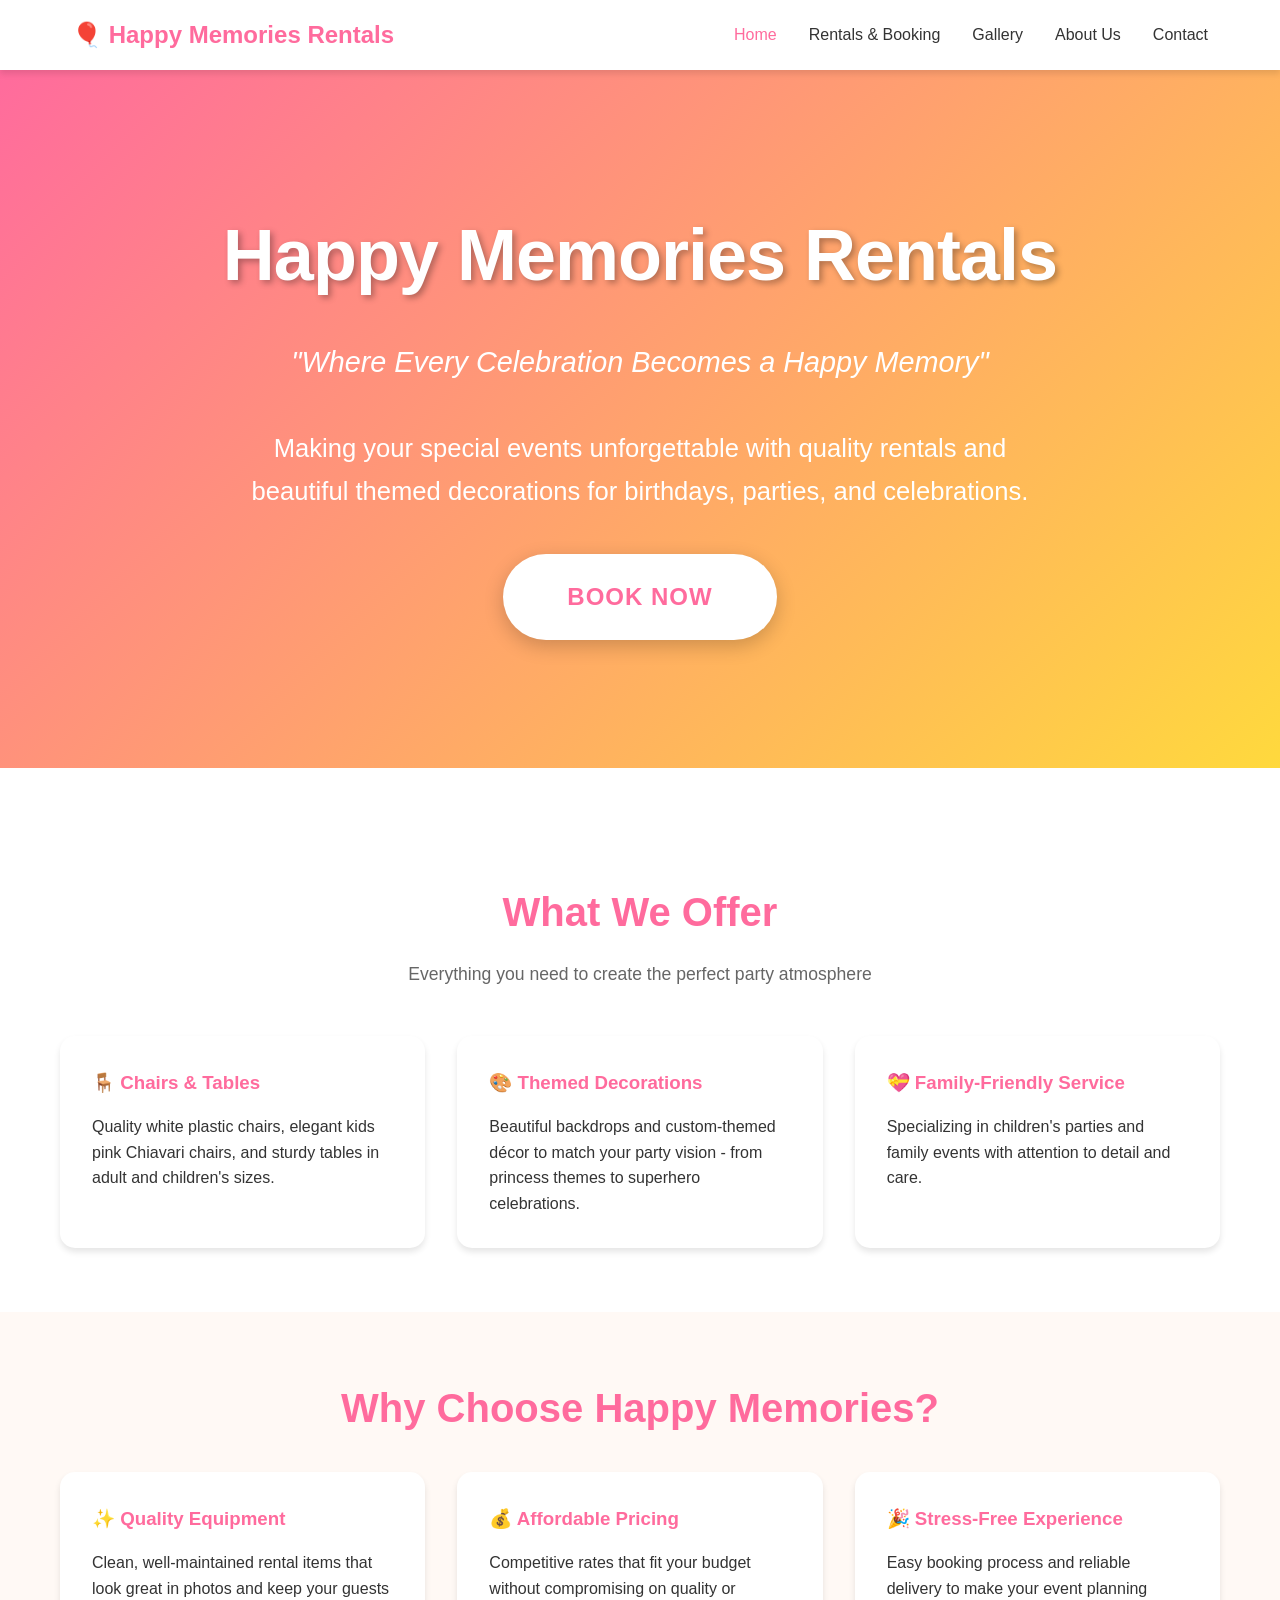
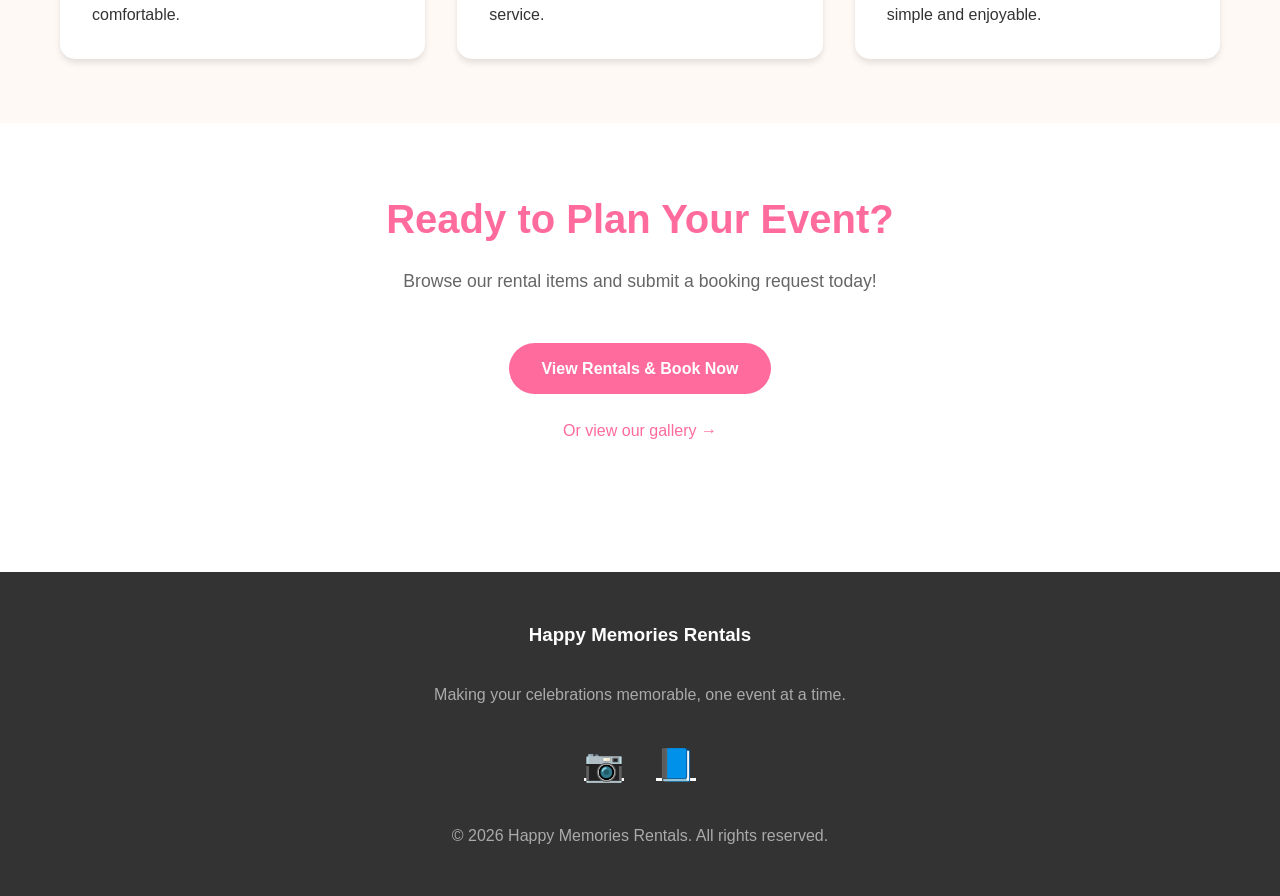
<file: index.html>
<!DOCTYPE html>
<html lang="en">
<head>
    <meta charset="UTF-8">
    <meta name="viewport" content="width=device-width, initial-scale=1.0">
    <meta name="description" content="Happy Memories Rentals - Professional party rental services for your special events. Chairs, tables, backdrops, and themed decorations.">
    <title>Happy Memories Rentals - Where Every Celebration Becomes a Happy Memory</title>
    <!-- <link rel="stylesheet" href="assets/css/style.css"> -->
    <link rel="stylesheet" href="assets/css/style.css">
</head>
<body>
    <!-- Navigation Bar -->
    <nav>
        <div class="nav-container">
            <a href="index.html" class="logo">🎈 Happy Memories Rentals</a>
            <div class="menu-toggle">
                <span></span>
                <span></span>
                <span></span>
            </div>
            <ul class="nav-menu">
                <li><a href="index.html">Home</a></li>
                <li><a href="rentals.html">Rentals & Booking</a></li>
                <li><a href="gallery.html">Gallery</a></li>
                <li><a href="about.html">About Us</a></li>
                <li><a href="contact.html">Contact</a></li>
            </ul>
        </div>
    </nav>

    <!-- Hero Section -->
    <section class="hero">
        <div class="container">
            <h1>Happy Memories Rentals</h1>
            <p class="tagline">"Where Every Celebration Becomes a Happy Memory"</p>
            <p>Making your special events unforgettable with quality rentals and beautiful themed decorations for birthdays, parties, and celebrations.</p>
            <a href="rentals.html" class="btn btn-primary">Book Now</a>
        </div>
    </section>

    <!-- Services Overview -->
    <section class="section">
        <div class="container">
            <h2 class="section-title">What We Offer</h2>
            <p class="section-description">Everything you need to create the perfect party atmosphere</p>
            
            <div class="card-grid">
                <div class="card">
                    <h3>🪑 Chairs & Tables</h3>
                    <p>Quality white plastic chairs, elegant kids pink Chiavari chairs, and sturdy tables in adult and children's sizes.</p>
                </div>
                
                <div class="card">
                    <h3>🎨 Themed Decorations</h3>
                    <p>Beautiful backdrops and custom-themed décor to match your party vision - from princess themes to superhero celebrations.</p>
                </div>
                
                <div class="card">
                    <h3>💝 Family-Friendly Service</h3>
                    <p>Specializing in children's parties and family events with attention to detail and care.</p>
                </div>
            </div>
        </div>
    </section>

    <!-- Why Choose Us -->
    <section class="section" style="background-color: var(--background-light);">
        <div class="container">
            <h2 class="section-title">Why Choose Happy Memories?</h2>
            <div class="card-grid">
                <div class="card">
                    <h3>✨ Quality Equipment</h3>
                    <p>Clean, well-maintained rental items that look great in photos and keep your guests comfortable.</p>
                </div>
                
                <div class="card">
                    <h3>💰 Affordable Pricing</h3>
                    <p>Competitive rates that fit your budget without compromising on quality or service.</p>
                </div>
                
                <div class="card">
                    <h3>🎉 Stress-Free Experience</h3>
                    <p>Easy booking process and reliable delivery to make your event planning simple and enjoyable.</p>
                </div>
            </div>
        </div>
    </section>

    <!-- Call to Action -->
    <section class="section">
        <div class="container text-center">
            <h2 class="section-title">Ready to Plan Your Event?</h2>
            <p class="section-description">Browse our rental items and submit a booking request today!</p>
            <a href="rentals.html" class="btn btn-secondary">View Rentals & Book Now</a>
            <div style="margin-top: 1.5rem;">
                <a href="gallery.html" style="color: var(--primary-color); text-decoration: none; font-weight: 500;">Or view our gallery →</a>
            </div>
        </div>
    </section>

    <!-- Footer -->
    <footer>
        <div class="footer-content">
            <h3>Happy Memories Rentals</h3>
            <p>Making your celebrations memorable, one event at a time.</p>
            
            <div class="social-links">
                <a href="https://www.instagram.com" target="_blank" aria-label="Instagram" title="Follow us on Instagram">📷</a>
                <a href="https://www.facebook.com" target="_blank" aria-label="Facebook" title="Like us on Facebook">📘</a>
            </div>
            
            <p>&copy; 2026 Happy Memories Rentals. All rights reserved.</p>
        </div>
    </footer>

    <!-- JavaScript -->
    <script src="assets/js/main.js"></script>
</body>
</html>
</file>
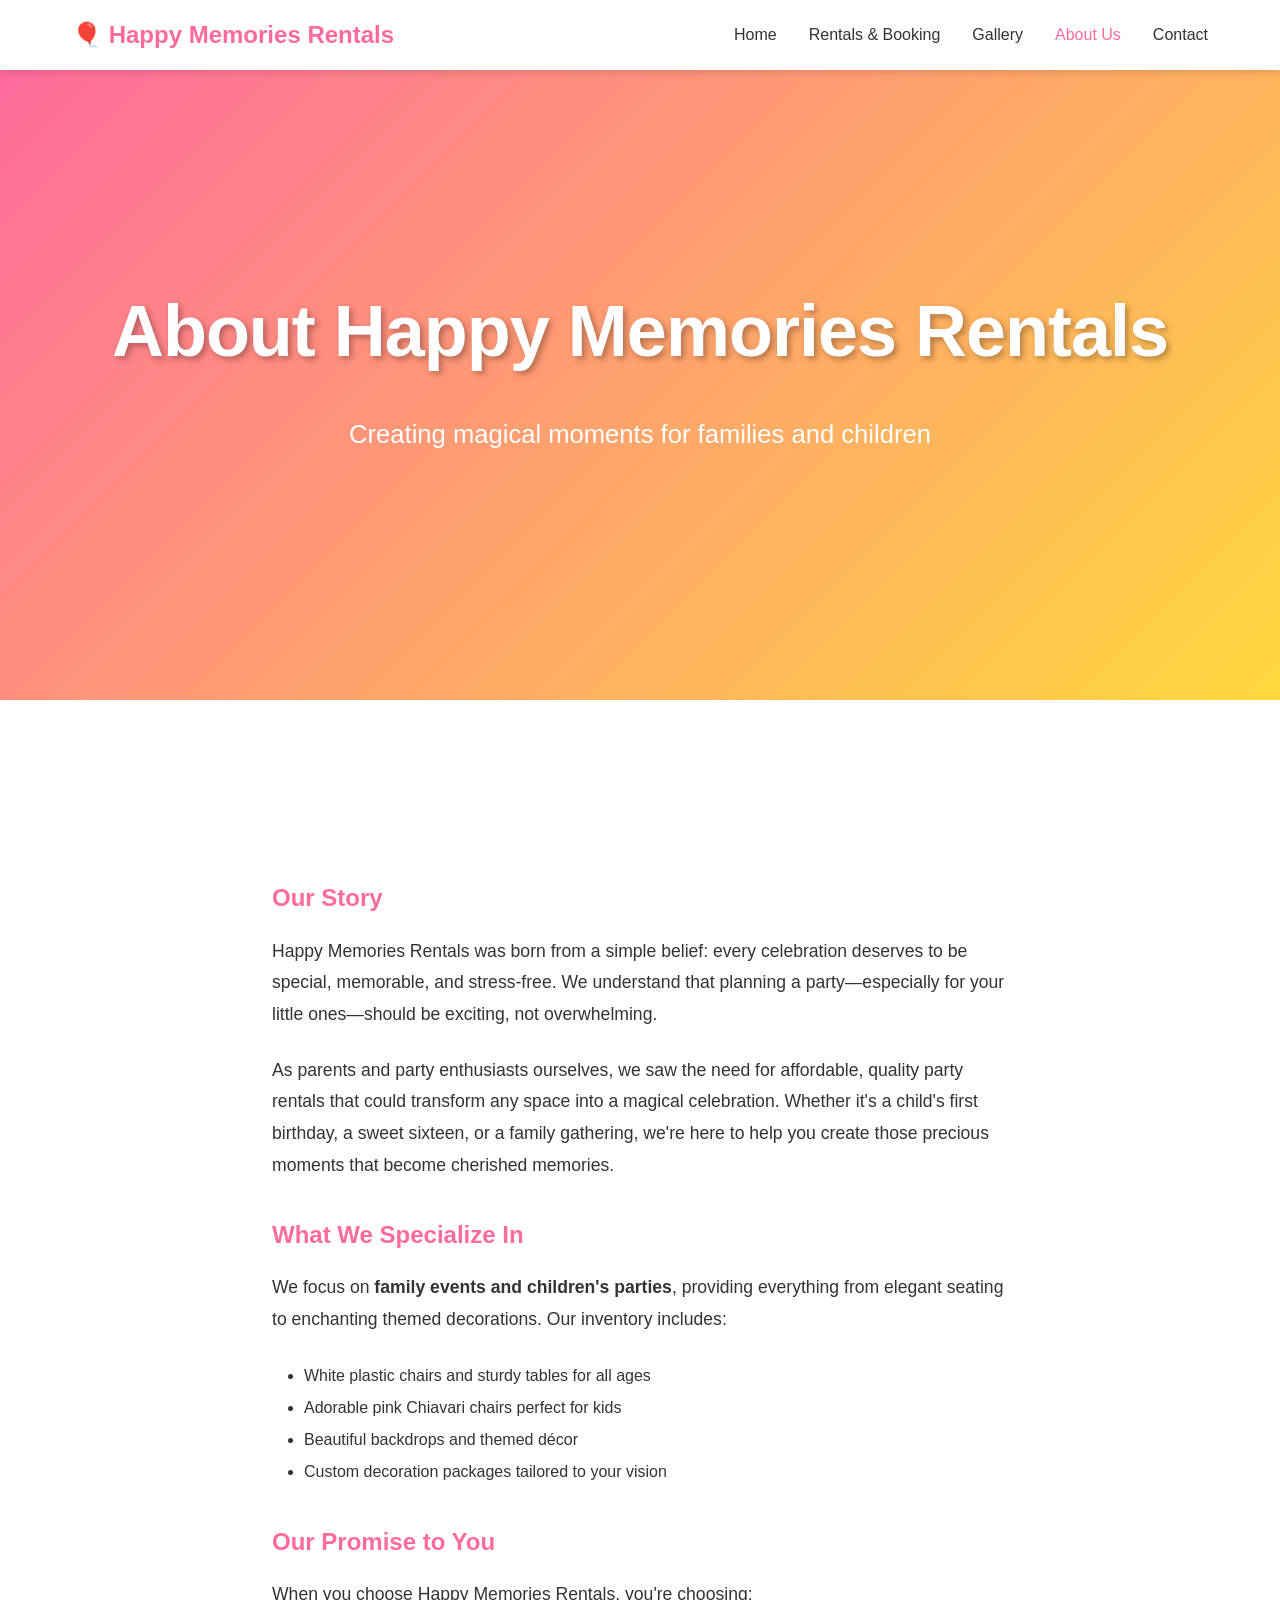
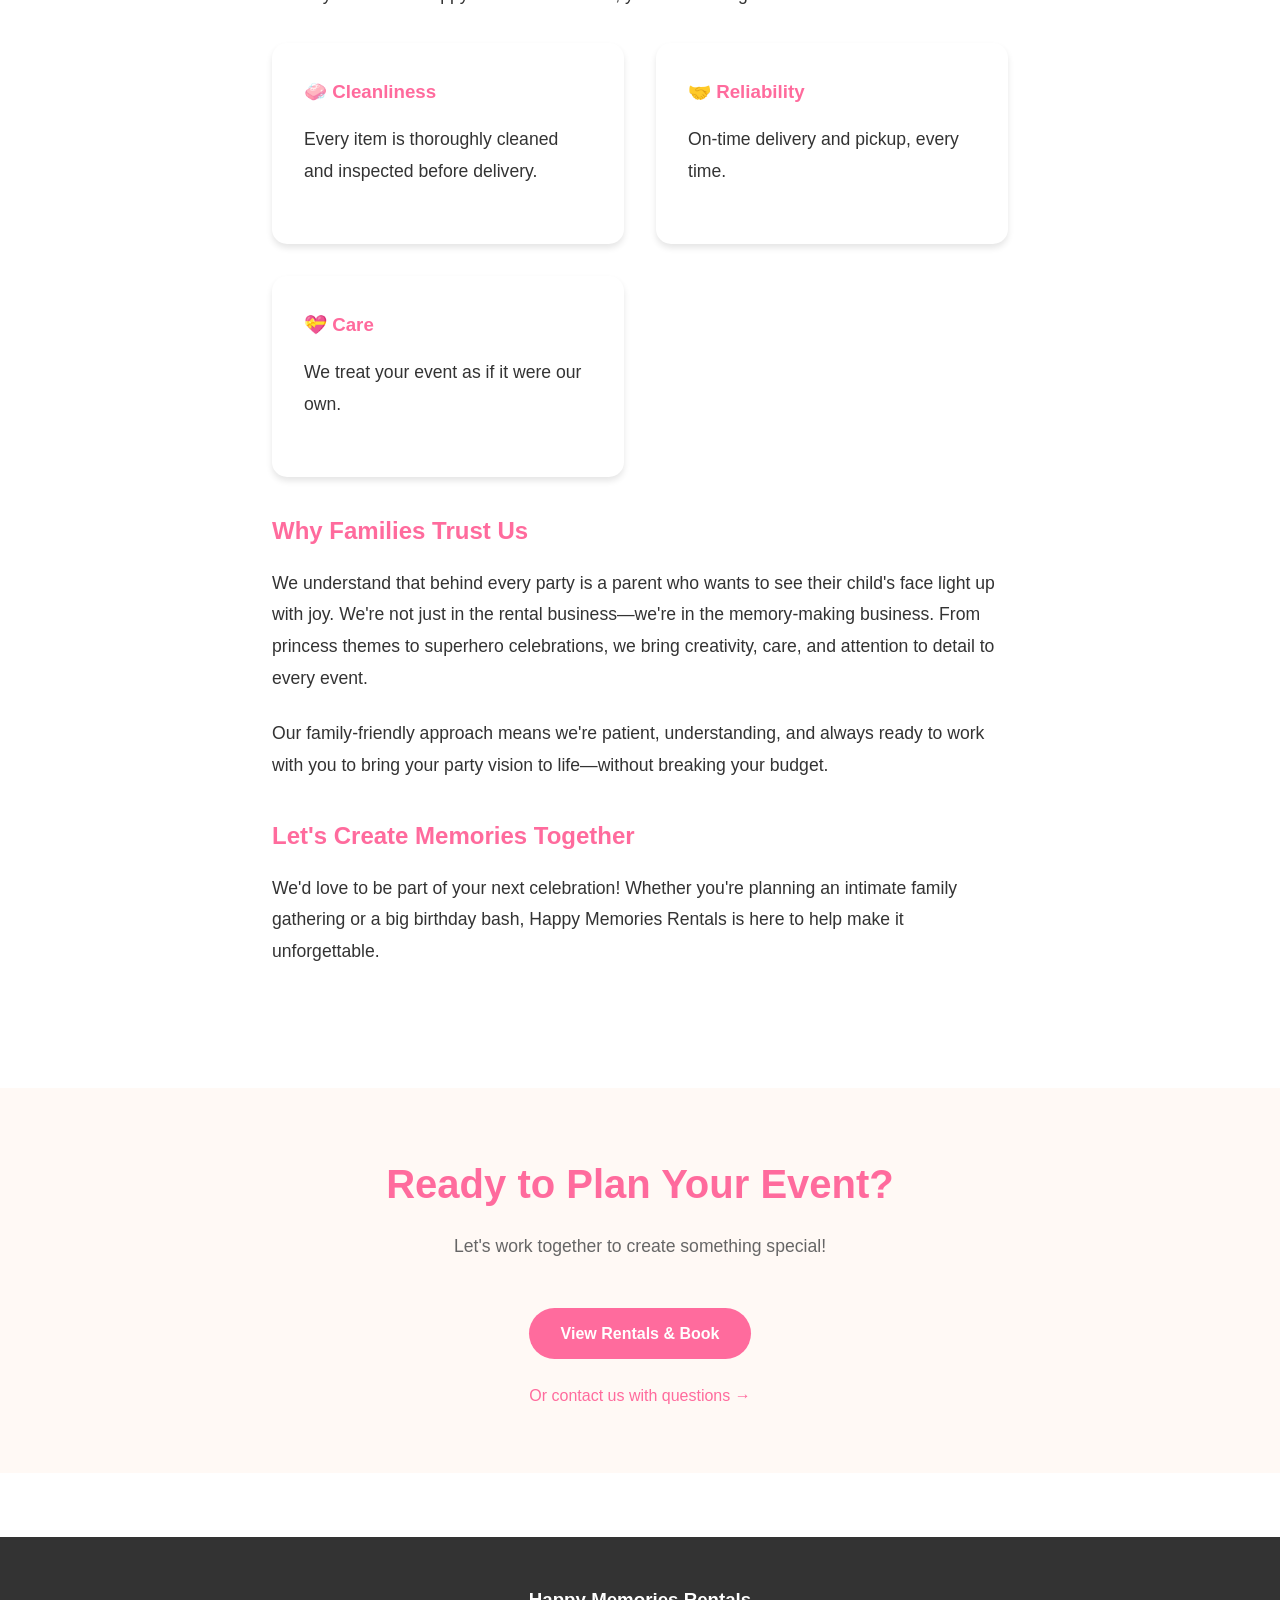
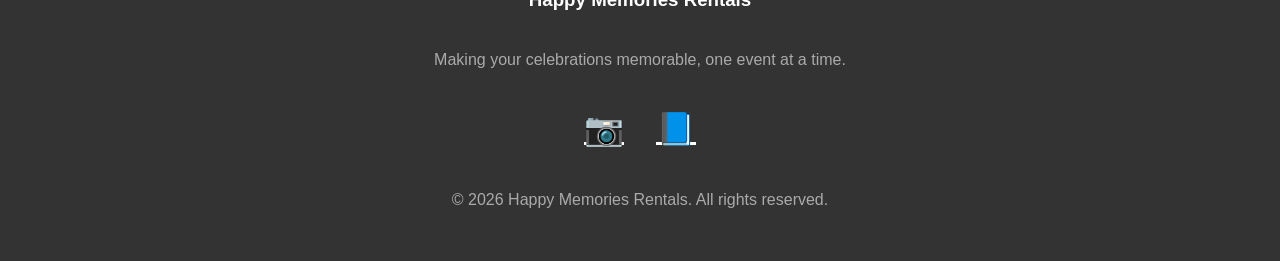
<file: about.html>
<!DOCTYPE html>
<html lang="en">
<head>
    <meta charset="UTF-8">
    <meta name="viewport" content="width=device-width, initial-scale=1.0">
    <meta name="description" content="Learn about Happy Memories Rentals - a family-friendly party rental business dedicated to making your celebrations special.">
    <title>About Us - Happy Memories Rentals</title>
    <link rel="stylesheet" href="assets/css/style.css">
</head>
<body>
    <!-- Navigation Bar -->
    <nav>
        <div class="nav-container">
            <a href="index.html" class="logo">🎈 Happy Memories Rentals</a>
            <div class="menu-toggle">
                <span></span>
                <span></span>
                <span></span>
            </div>
            <ul class="nav-menu">
                <li><a href="index.html">Home</a></li>
                <li><a href="rentals.html">Rentals & Booking</a></li>
                <li><a href="gallery.html">Gallery</a></li>
                <li><a href="about.html">About Us</a></li>
                <li><a href="contact.html">Contact</a></li>
            </ul>
        </div>
    </nav>

    <!-- Hero Section -->
    <section class="hero">
        <div class="container">
            <h1>About Happy Memories Rentals</h1>
            <p>Creating magical moments for families and children</p>
        </div>
    </section>

    <!-- About Content -->
    <section class="section">
        <div class="container">
            <div class="about-content">
                <h2>Our Story</h2>
                <p>
                    Happy Memories Rentals was born from a simple belief: every celebration deserves to be special, memorable, and stress-free. We understand that planning a party—especially for your little ones—should be exciting, not overwhelming.
                </p>
                
                <p>
                    As parents and party enthusiasts ourselves, we saw the need for affordable, quality party rentals that could transform any space into a magical celebration. Whether it's a child's first birthday, a sweet sixteen, or a family gathering, we're here to help you create those precious moments that become cherished memories.
                </p>

                <h2>What We Specialize In</h2>
                <p>
                    We focus on <strong>family events and children's parties</strong>, providing everything from elegant seating to enchanting themed decorations. Our inventory includes:
                </p>
                
                <ul style="line-height: 2; margin-left: 2rem;">
                    <li>White plastic chairs and sturdy tables for all ages</li>
                    <li>Adorable pink Chiavari chairs perfect for kids</li>
                    <li>Beautiful backdrops and themed décor</li>
                    <li>Custom decoration packages tailored to your vision</li>
                </ul>

                <h2>Our Promise to You</h2>
                <p>
                    When you choose Happy Memories Rentals, you're choosing:
                </p>
                
                <div class="card-grid" style="margin: 2rem 0;">
                    <div class="card">
                        <h3>🧼 Cleanliness</h3>
                        <p>Every item is thoroughly cleaned and inspected before delivery.</p>
                    </div>
                    
                    <div class="card">
                        <h3>🤝 Reliability</h3>
                        <p>On-time delivery and pickup, every time.</p>
                    </div>
                    
                    <div class="card">
                        <h3>💝 Care</h3>
                        <p>We treat your event as if it were our own.</p>
                    </div>
                </div>

                <h2>Why Families Trust Us</h2>
                <p>
                    We understand that behind every party is a parent who wants to see their child's face light up with joy. We're not just in the rental business—we're in the memory-making business. From princess themes to superhero celebrations, we bring creativity, care, and attention to detail to every event.
                </p>

                <p>
                    Our family-friendly approach means we're patient, understanding, and always ready to work with you to bring your party vision to life—without breaking your budget.
                </p>

                <h2>Let's Create Memories Together</h2>
                <p>
                    We'd love to be part of your next celebration! Whether you're planning an intimate family gathering or a big birthday bash, Happy Memories Rentals is here to help make it unforgettable.
                </p>
            </div>
        </div>
    </section>

    <!-- Call to Action -->
    <section class="section" style="background-color: var(--background-light);">
        <div class="container text-center">
            <h2 class="section-title">Ready to Plan Your Event?</h2>
            <p class="section-description">Let's work together to create something special!</p>
            <a href="rentals.html" class="btn btn-secondary">View Rentals & Book</a>
            <div style="margin-top: 1.5rem;">
                <a href="contact.html" style="color: var(--primary-color); text-decoration: none; font-weight: 500;">Or contact us with questions →</a>
            </div>
        </div>
    </section>

    <!-- Footer -->
    <footer>
        <div class="footer-content">
            <h3>Happy Memories Rentals</h3>
            <p>Making your celebrations memorable, one event at a time.</p>
            
            <div class="social-links">
                <a href="https://www.instagram.com" target="_blank" aria-label="Instagram" title="Follow us on Instagram">📷</a>
                <a href="https://www.facebook.com" target="_blank" aria-label="Facebook" title="Like us on Facebook">📘</a>
            </div>
            
            <p>&copy; 2026 Happy Memories Rentals. All rights reserved.</p>
        </div>
    </footer>

    <!-- JavaScript -->
    <script src="assets/js/main.js"></script>
</body>
</html>
</file>
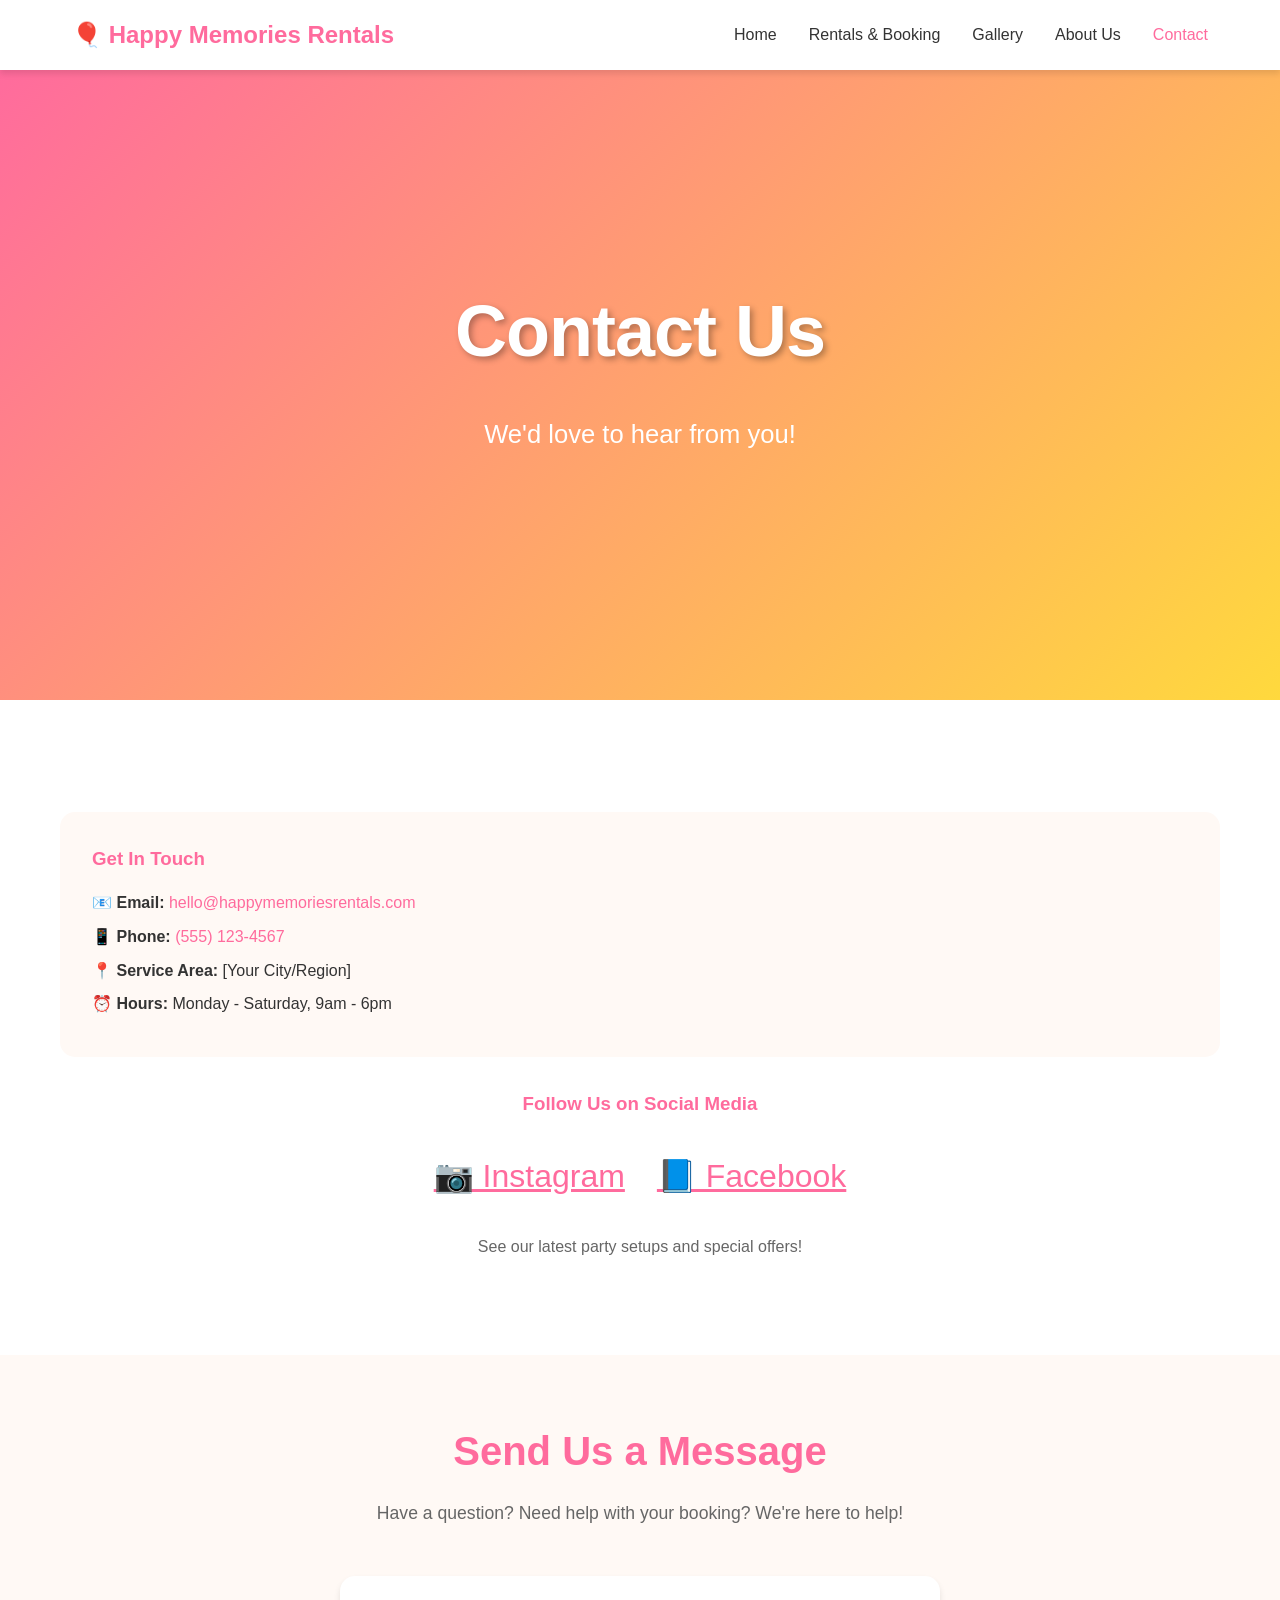
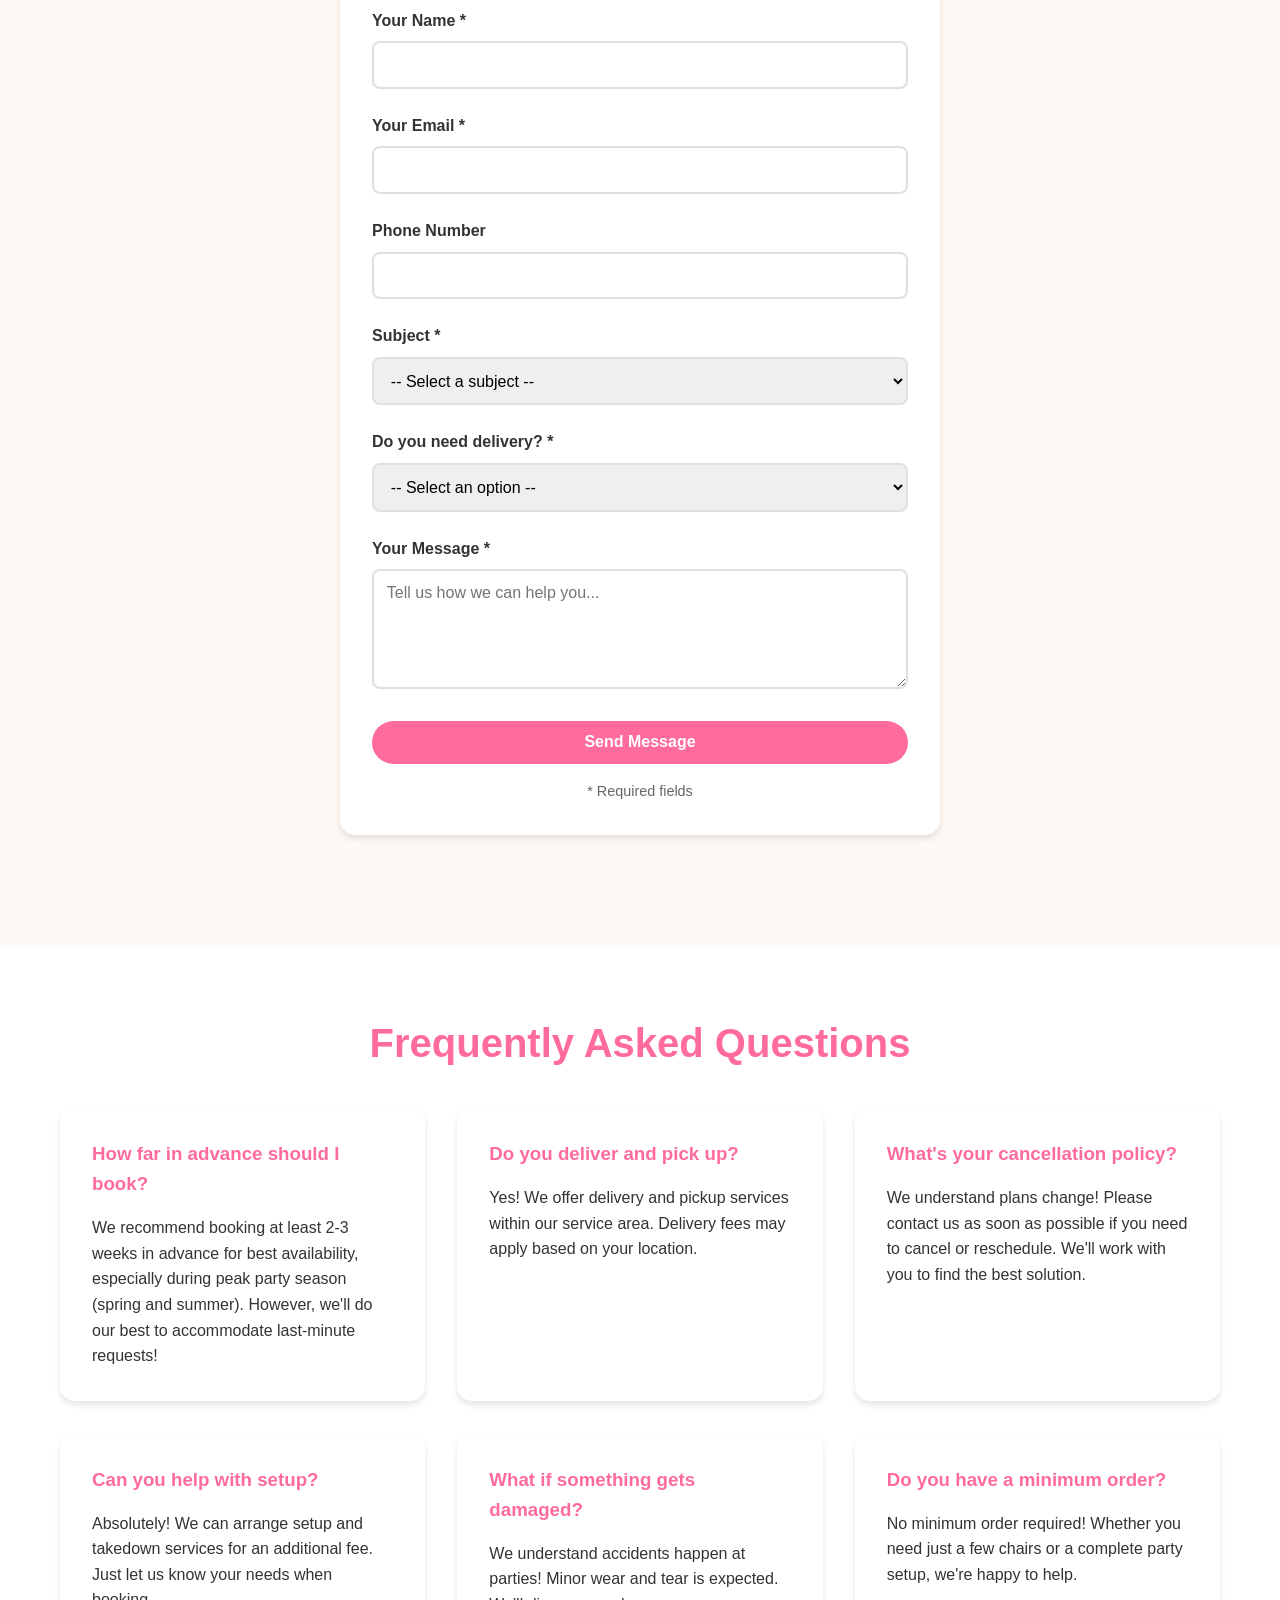
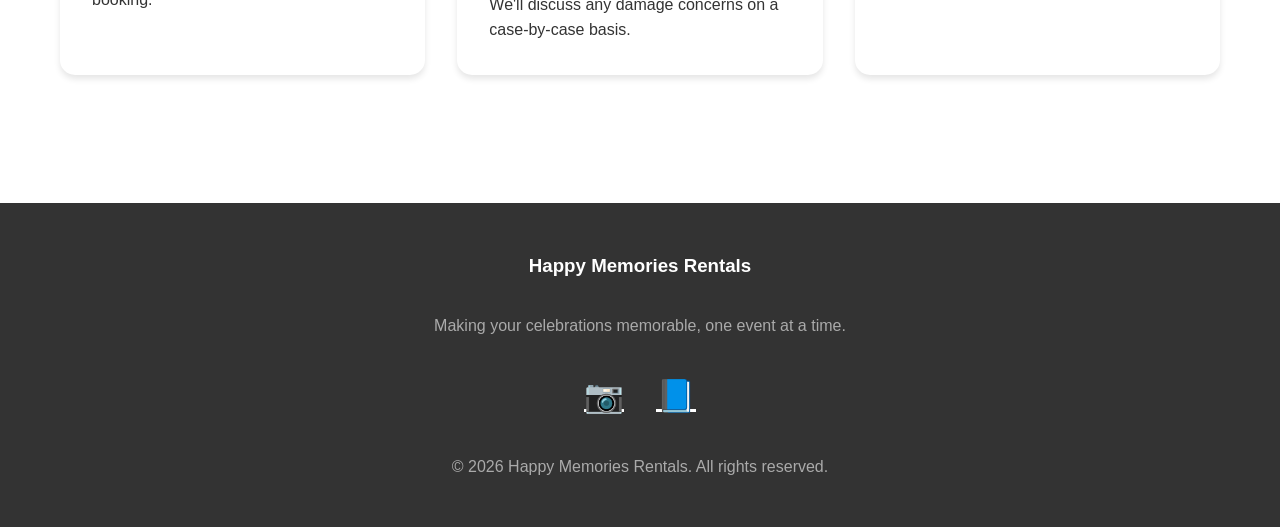
<file: contact.html>
<!DOCTYPE html>
<html lang="en">
<head>
    <meta charset="UTF-8">
    <meta name="viewport" content="width=device-width, initial-scale=1.0">
    <meta name="description" content="Contact Happy Memories Rentals for party rental inquiries, questions, or support.">
    <title>Contact Us - Happy Memories Rentals</title>
    <link rel="stylesheet" href="assets/css/style.css">
</head>
<body>
    <!-- Navigation Bar -->
    <nav>
        <div class="nav-container">
            <a href="index.html" class="logo">🎈 Happy Memories Rentals</a>
            <div class="menu-toggle">
                <span></span>
                <span></span>
                <span></span>
            </div>
            <ul class="nav-menu">
                <li><a href="index.html">Home</a></li>
                <li><a href="rentals.html">Rentals & Booking</a></li>
                <li><a href="gallery.html">Gallery</a></li>
                <li><a href="about.html">About Us</a></li>
                <li><a href="contact.html">Contact</a></li>
            </ul>
        </div>
    </nav>

    <!-- Hero Section -->
    <section class="hero">
        <div class="container">
            <h1>Contact Us</h1>
            <p>We'd love to hear from you!</p>
        </div>
    </section>

    <!-- Contact Information -->
    <section class="section">
        <div class="container">
            <div class="contact-info">
                <h3>Get In Touch</h3>
                <p>📧 <strong>Email:</strong> <a href="mailto:hello@happymemoriesrentals.com">hello@happymemoriesrentals.com</a></p>
                <p>📱 <strong>Phone:</strong> <a href="tel:+15551234567">(555) 123-4567</a></p>
                <p>📍 <strong>Service Area:</strong> [Your City/Region]</p>
                <p>⏰ <strong>Hours:</strong> Monday - Saturday, 9am - 6pm</p>
            </div>

            <div style="text-align: center; margin: 2rem 0;">
                <h3 style="color: var(--primary-color); margin-bottom: 1rem;">Follow Us on Social Media</h3>
                <div class="social-links">
                    <a href="https://www.instagram.com" target="_blank" aria-label="Instagram" title="Follow us on Instagram" style="color: var(--primary-color);">📷 Instagram</a>
                    <a href="https://www.facebook.com" target="_blank" aria-label="Facebook" title="Like us on Facebook" style="color: var(--primary-color);">📘 Facebook</a>
                </div>
                <p style="margin-top: 1rem; color: var(--light-text);">See our latest party setups and special offers!</p>
            </div>
        </div>
    </section>

    <!-- Contact Form -->
    <section class="section" style="background-color: var(--background-light);">
        <div class="container">
            <h2 class="section-title">Send Us a Message</h2>
            <p class="section-description">Have a question? Need help with your booking? We're here to help!</p>
            
            <div class="form-container">
                <!-- Form Message (Success/Error) -->
                <div id="formMessage" class="form-message"></div>

                <form id="contactForm">
                    <div class="form-group">
                        <label for="name">Your Name *</label>
                        <input type="text" id="name" name="name" required>
                    </div>

                    <div class="form-group">
                        <label for="email">Your Email *</label>
                        <input type="email" id="email" name="email" required>
                    </div>

                    <div class="form-group">
                        <label for="phone">Phone Number</label>
                        <input type="tel" id="phone" name="phone">
                    </div>

                    <div class="form-group">
                        <label for="subject">Subject *</label>
                        <select id="subject" name="subject" required>
                            <option value="">-- Select a subject --</option>
                            <option value="general">General Inquiry</option>
                            <option value="booking">Booking Question</option>
                            <option value="pricing">Pricing Information</option>
                            <option value="availability">Check Availability</option>
                            <option value="feedback">Feedback</option>
                            <option value="other">Other</option>
                        </select>
                    </div>

                    <div class="form-group">
                        <label for="needsDelivery">Do you need delivery? *</label>
                        <select id="needsDelivery" name="needsDelivery" required>
                            <option value="">-- Select an option --</option>
                            <option value="yes">Yes, I need delivery</option>
                            <option value="no">No, I will pick up</option>
                        </select>
                    </div>

                    <div class="form-group" id="partyAddressGroup" style="display: none;">
                        <label for="partyAddress">Party Address *</label>
                        <input type="text" id="partyAddress" name="partyAddress" placeholder="Enter your party address for delivery">
                        <small style="color: var(--light-text); display: block; margin-top: 0.5rem;">We'll confirm delivery availability when we respond to your request.</small>
                    </div>

                    <div class="form-group">
                        <label for="message">Your Message *</label>
                        <textarea id="message" name="message" required placeholder="Tell us how we can help you..."></textarea>
                    </div>

                    <button type="submit" class="btn btn-secondary" style="width: 100%;">Send Message</button>
                    
                    <p style="text-align: center; margin-top: 1rem; font-size: 0.9rem; color: var(--light-text);">
                        * Required fields
                    </p>
                </form>
            </div>
        </div>
    </section>

    <!-- FAQ Section -->
    <section class="section">
        <div class="container">
            <h2 class="section-title">Frequently Asked Questions</h2>
            
            <div class="card-grid">
                <div class="card">
                    <h3>How far in advance should I book?</h3>
                    <p>We recommend booking at least 2-3 weeks in advance for best availability, especially during peak party season (spring and summer). However, we'll do our best to accommodate last-minute requests!</p>
                </div>
                
                <div class="card">
                    <h3>Do you deliver and pick up?</h3>
                    <p>Yes! We offer delivery and pickup services within our service area. Delivery fees may apply based on your location.</p>
                </div>
                
                <div class="card">
                    <h3>What's your cancellation policy?</h3>
                    <p>We understand plans change! Please contact us as soon as possible if you need to cancel or reschedule. We'll work with you to find the best solution.</p>
                </div>
                
                <div class="card">
                    <h3>Can you help with setup?</h3>
                    <p>Absolutely! We can arrange setup and takedown services for an additional fee. Just let us know your needs when booking.</p>
                </div>
                
                <div class="card">
                    <h3>What if something gets damaged?</h3>
                    <p>We understand accidents happen at parties! Minor wear and tear is expected. We'll discuss any damage concerns on a case-by-case basis.</p>
                </div>
                
                <div class="card">
                    <h3>Do you have a minimum order?</h3>
                    <p>No minimum order required! Whether you need just a few chairs or a complete party setup, we're happy to help.</p>
                </div>
            </div>
        </div>
    </section>

    <!-- Footer -->
    <footer>
        <div class="footer-content">
            <h3>Happy Memories Rentals</h3>
            <p>Making your celebrations memorable, one event at a time.</p>
            
            <div class="social-links">
                <a href="https://www.instagram.com" target="_blank" aria-label="Instagram" title="Follow us on Instagram">📷</a>
                <a href="https://www.facebook.com" target="_blank" aria-label="Facebook" title="Like us on Facebook">📘</a>
            </div>
            
            <p>&copy; 2026 Happy Memories Rentals. All rights reserved.</p>
        </div>
    </footer>

    <!-- JavaScript -->
    <script src="assets/js/main.js"></script>
</body>
</html>
</file>
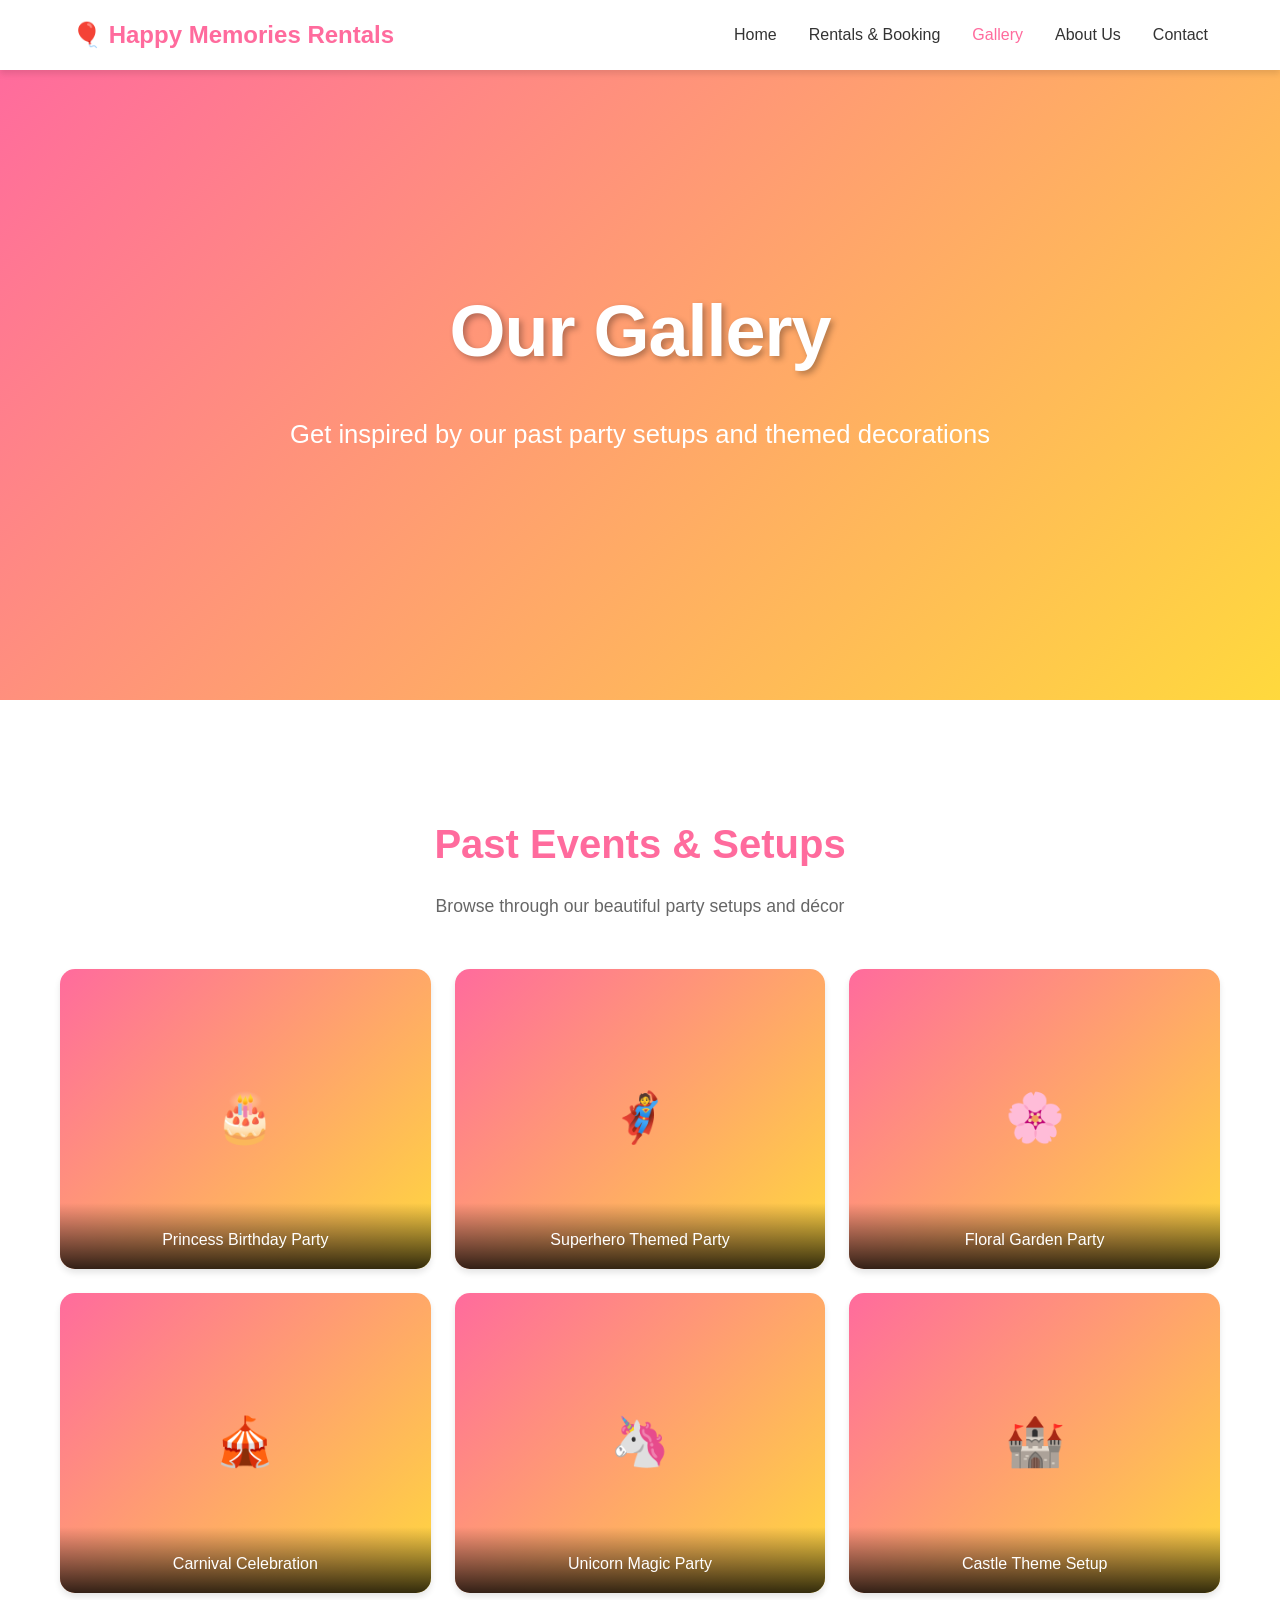
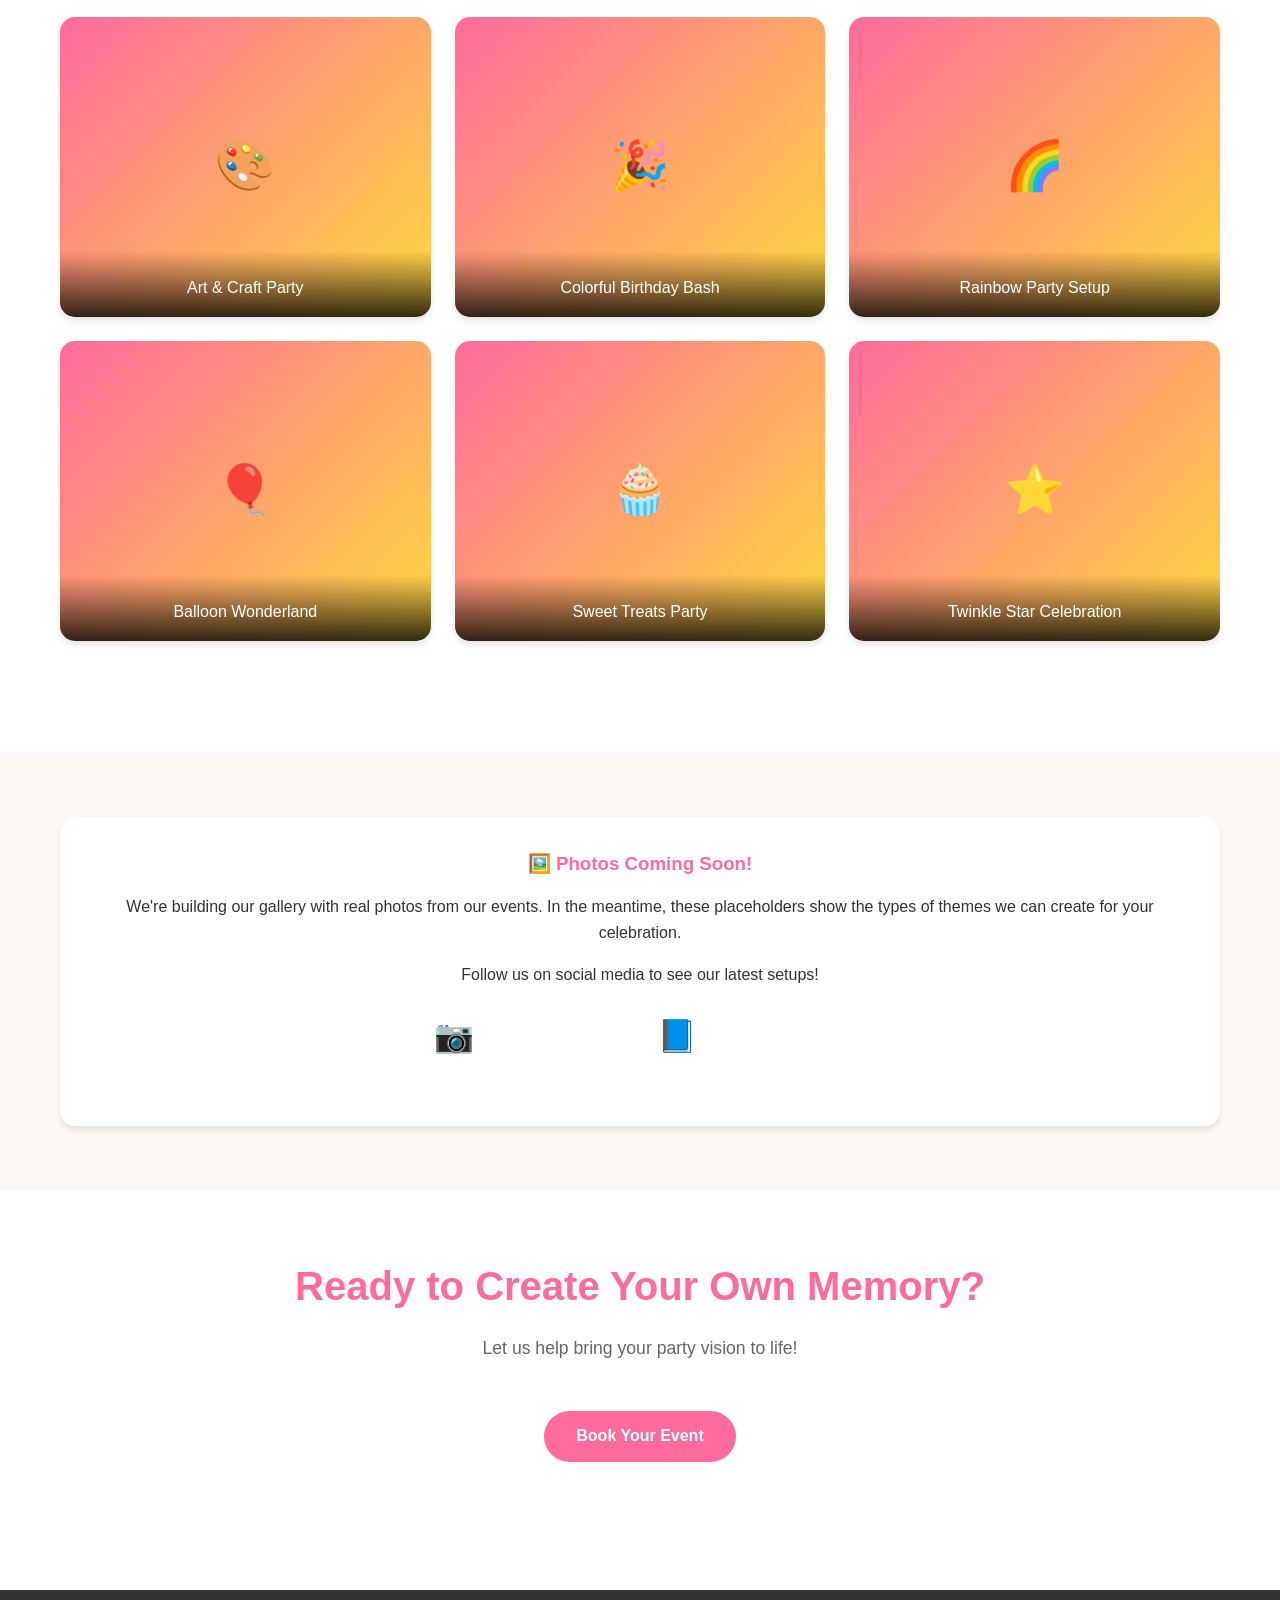
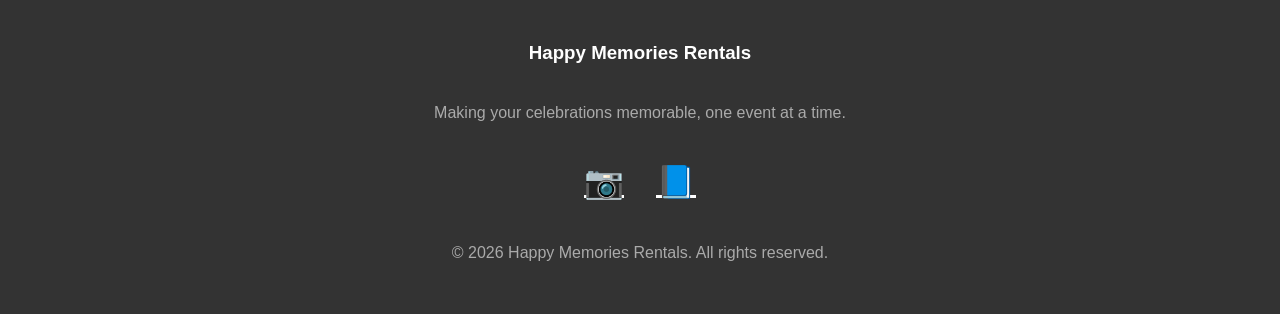
<file: gallery.html>
<!DOCTYPE html>
<html lang="en">
<head>
    <meta charset="UTF-8">
    <meta name="viewport" content="width=device-width, initial-scale=1.0">
    <meta name="description" content="View our gallery of past party setups and themed decorations from Happy Memories Rentals.">
    <title>Gallery - Happy Memories Rentals</title>
    <link rel="stylesheet" href="assets/css/style.css">
</head>
<body>
    <!-- Navigation Bar -->
    <nav>
        <div class="nav-container">
            <a href="index.html" class="logo">🎈 Happy Memories Rentals</a>
            <div class="menu-toggle">
                <span></span>
                <span></span>
                <span></span>
            </div>
            <ul class="nav-menu">
                <li><a href="index.html">Home</a></li>
                <li><a href="rentals.html">Rentals & Booking</a></li>
                <li><a href="gallery.html">Gallery</a></li>
                <li><a href="about.html">About Us</a></li>
                <li><a href="contact.html">Contact</a></li>
            </ul>
        </div>
    </nav>

    <!-- Hero Section -->
    <section class="hero">
        <div class="container">
            <h1>Our Gallery</h1>
            <p>Get inspired by our past party setups and themed decorations</p>
        </div>
    </section>

    <!-- Gallery Grid -->
    <section class="section">
        <div class="container">
            <h2 class="section-title">Past Events & Setups</h2>
            <p class="section-description">Browse through our beautiful party setups and décor</p>
            
            <div class="gallery-grid">
                <!-- Gallery Item 1 -->
                <div class="gallery-item">
                    <div class="gallery-placeholder">🎂</div>
                    <div class="gallery-caption">Princess Birthday Party</div>
                </div>

                <!-- Gallery Item 2 -->
                <div class="gallery-item">
                    <div class="gallery-placeholder">🦸</div>
                    <div class="gallery-caption">Superhero Themed Party</div>
                </div>

                <!-- Gallery Item 3 -->
                <div class="gallery-item">
                    <div class="gallery-placeholder">🌸</div>
                    <div class="gallery-caption">Floral Garden Party</div>
                </div>

                <!-- Gallery Item 4 -->
                <div class="gallery-item">
                    <div class="gallery-placeholder">🎪</div>
                    <div class="gallery-caption">Carnival Celebration</div>
                </div>

                <!-- Gallery Item 5 -->
                <div class="gallery-item">
                    <div class="gallery-placeholder">🦄</div>
                    <div class="gallery-caption">Unicorn Magic Party</div>
                </div>

                <!-- Gallery Item 6 -->
                <div class="gallery-item">
                    <div class="gallery-placeholder">🏰</div>
                    <div class="gallery-caption">Castle Theme Setup</div>
                </div>

                <!-- Gallery Item 7 -->
                <div class="gallery-item">
                    <div class="gallery-placeholder">🎨</div>
                    <div class="gallery-caption">Art & Craft Party</div>
                </div>

                <!-- Gallery Item 8 -->
                <div class="gallery-item">
                    <div class="gallery-placeholder">🎉</div>
                    <div class="gallery-caption">Colorful Birthday Bash</div>
                </div>

                <!-- Gallery Item 9 -->
                <div class="gallery-item">
                    <div class="gallery-placeholder">🌈</div>
                    <div class="gallery-caption">Rainbow Party Setup</div>
                </div>

                <!-- Gallery Item 10 -->
                <div class="gallery-item">
                    <div class="gallery-placeholder">🎈</div>
                    <div class="gallery-caption">Balloon Wonderland</div>
                </div>

                <!-- Gallery Item 11 -->
                <div class="gallery-item">
                    <div class="gallery-placeholder">🧁</div>
                    <div class="gallery-caption">Sweet Treats Party</div>
                </div>

                <!-- Gallery Item 12 -->
                <div class="gallery-item">
                    <div class="gallery-placeholder">⭐</div>
                    <div class="gallery-caption">Twinkle Star Celebration</div>
                </div>
            </div>
        </div>
    </section>

    <!-- Note about images -->
    <section class="section" style="background-color: var(--background-light);">
        <div class="container">
            <div class="card text-center">
                <h3>🖼️ Photos Coming Soon!</h3>
                <p style="margin-top: 1rem;">We're building our gallery with real photos from our events. In the meantime, these placeholders show the types of themes we can create for your celebration.</p>
                <p style="margin-top: 1rem;">Follow us on social media to see our latest setups!</p>
                <div class="social-links" style="margin-top: 1.5rem;">
                    <a href="https://www.instagram.com" target="_blank" aria-label="Instagram" title="Follow us on Instagram">📷 Instagram</a>
                    <a href="https://www.facebook.com" target="_blank" aria-label="Facebook" title="Like us on Facebook">📘 Facebook</a>
                </div>
            </div>
        </div>
    </section>

    <!-- Call to Action -->
    <section class="section">
        <div class="container text-center">
            <h2 class="section-title">Ready to Create Your Own Memory?</h2>
            <p class="section-description">Let us help bring your party vision to life!</p>
            <a href="rentals.html" class="btn btn-secondary">Book Your Event</a>
        </div>
    </section>

    <!-- Footer -->
    <footer>
        <div class="footer-content">
            <h3>Happy Memories Rentals</h3>
            <p>Making your celebrations memorable, one event at a time.</p>
            
            <div class="social-links">
                <a href="https://www.instagram.com" target="_blank" aria-label="Instagram" title="Follow us on Instagram">📷</a>
                <a href="https://www.facebook.com" target="_blank" aria-label="Facebook" title="Like us on Facebook">📘</a>
            </div>
            
            <p>&copy; 2026 Happy Memories Rentals. All rights reserved.</p>
        </div>
    </footer>

    <!-- JavaScript -->
    <script src="assets/js/main.js"></script>
</body>
</html>
</file>
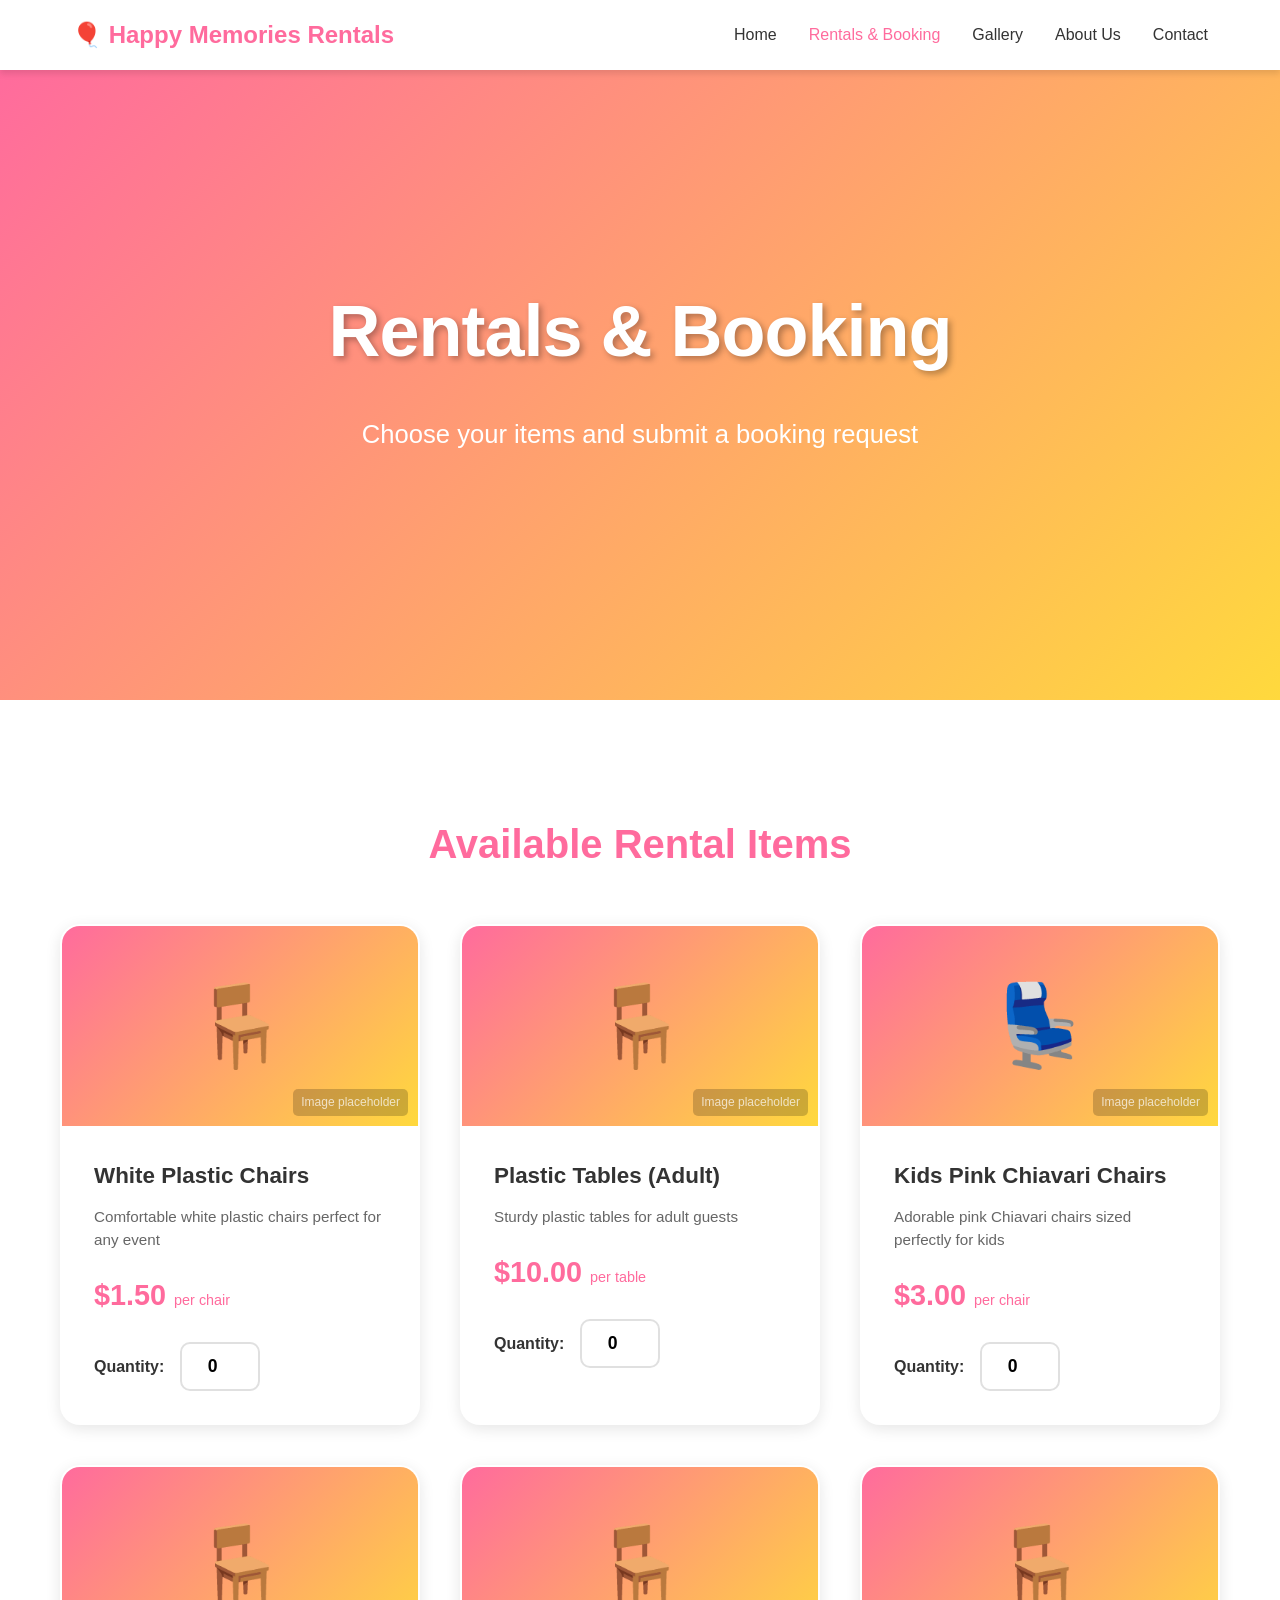
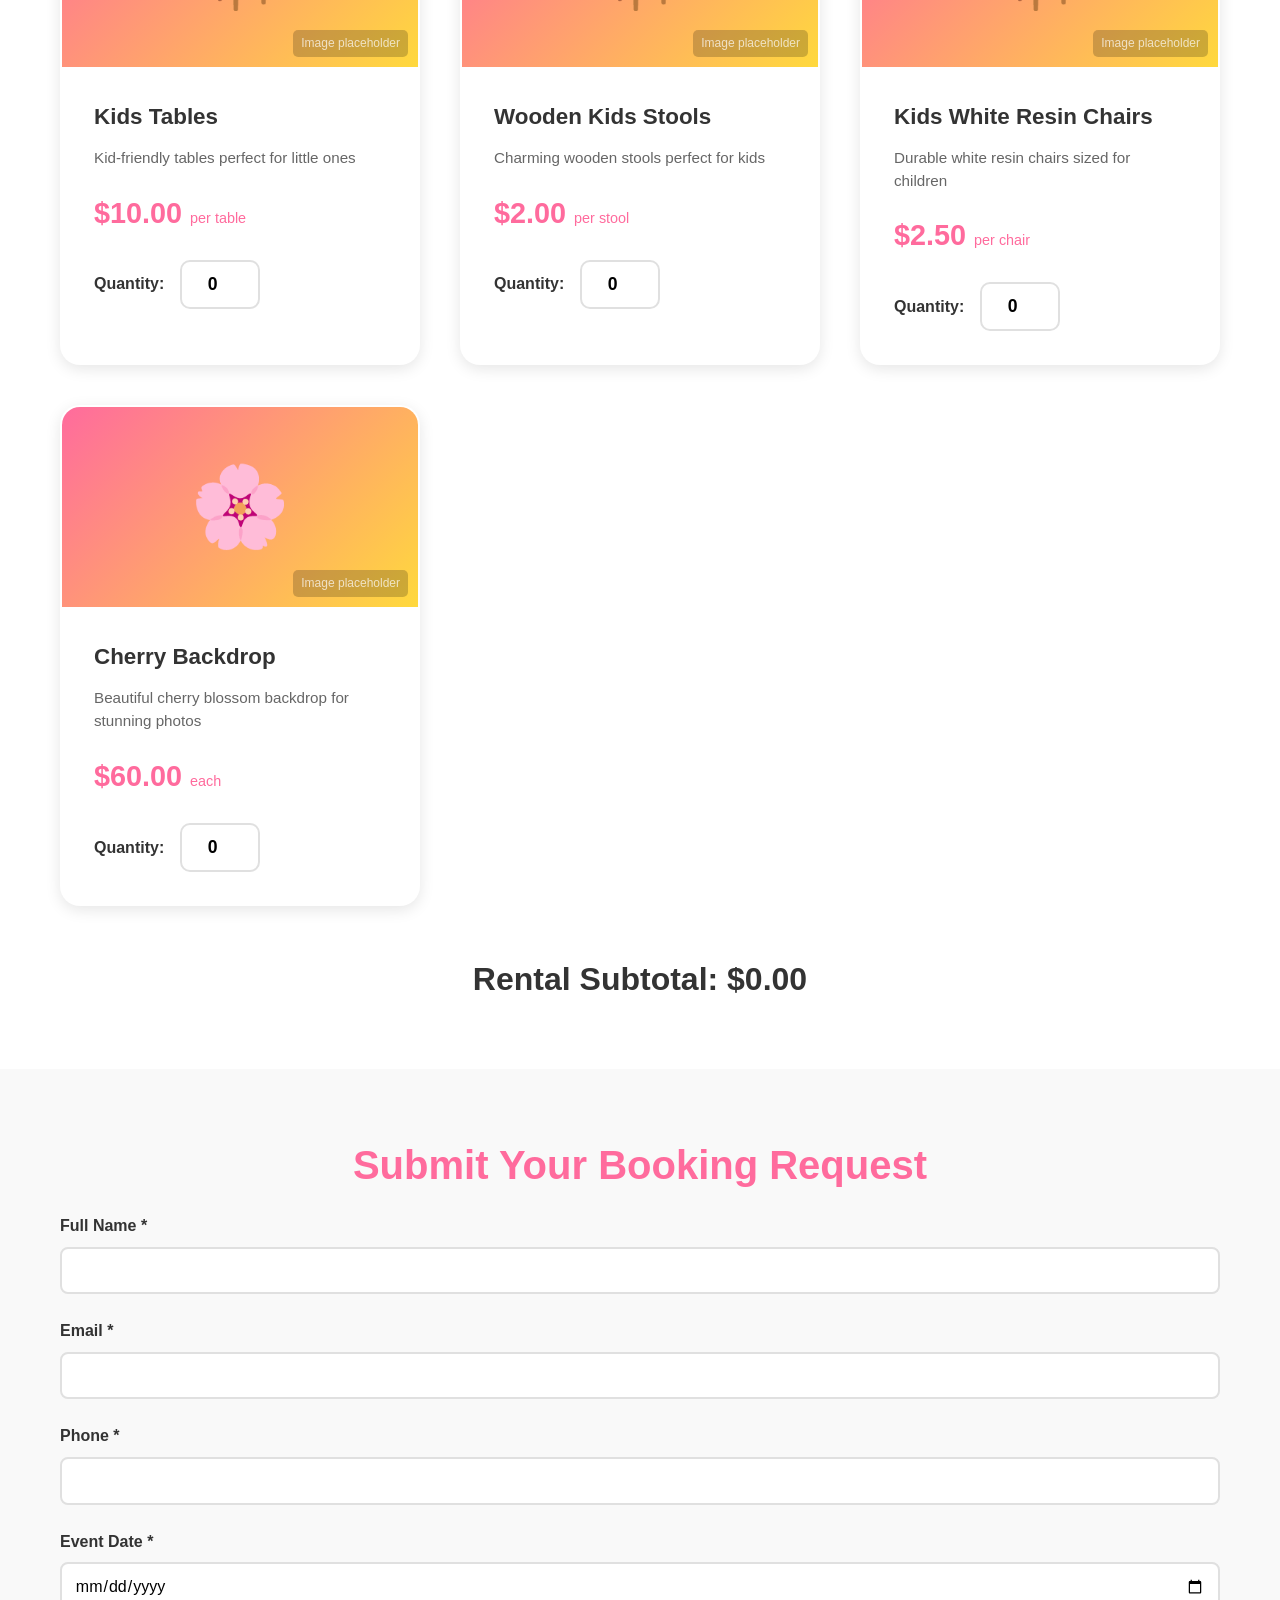
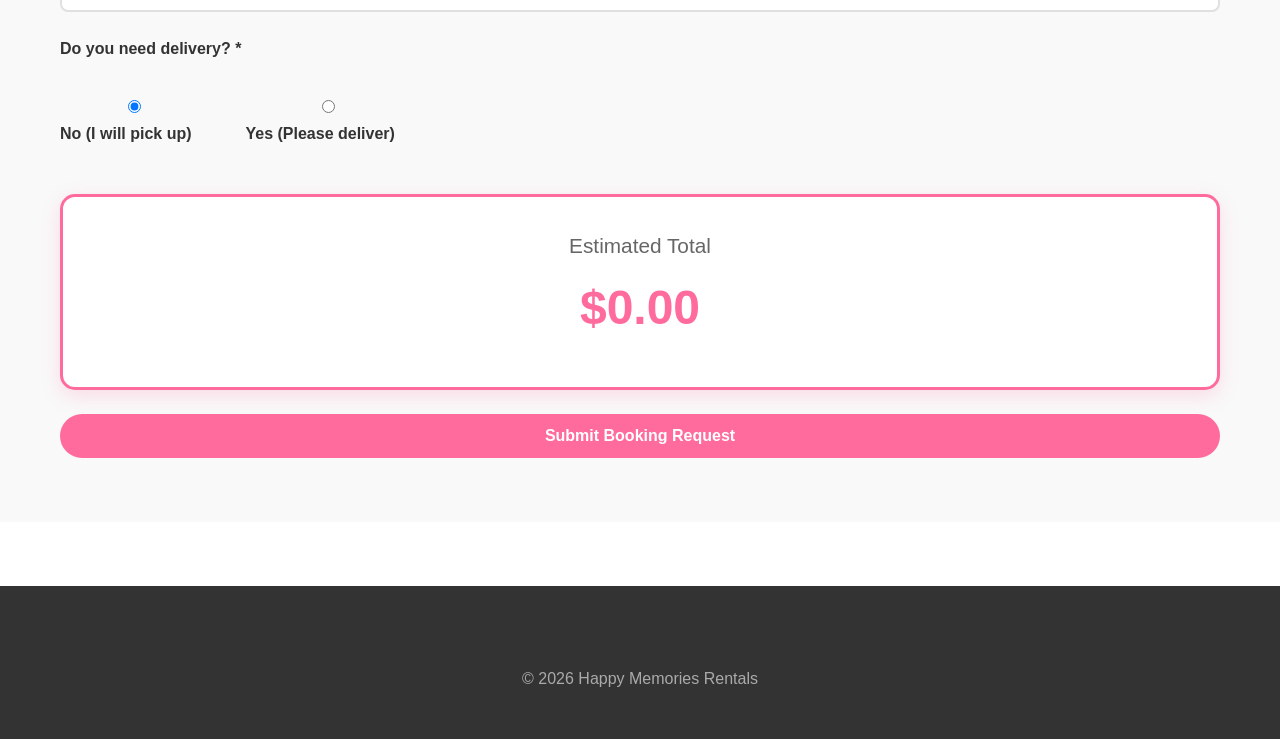
<file: rentals.html>
<!DOCTYPE html>
<html lang="en">
<head>
    <meta charset="UTF-8">
    <meta name="viewport" content="width=device-width, initial-scale=1.0">
    <meta name="description" content="Browse and book party rentals from Happy Memories Rentals.">
    <title>Rentals & Booking - Happy Memories Rentals</title>
    <link rel="stylesheet" href="assets/css/style.css">
</head>
<body>

<!-- Navigation -->
<nav>
    <div class="nav-container">
        <a href="index.html" class="logo">🎈 Happy Memories Rentals</a>
        <ul class="nav-menu">
            <li><a href="index.html">Home</a></li>
            <li><a href="rentals.html" class="active">Rentals & Booking</a></li>
            <li><a href="gallery.html">Gallery</a></li>
            <li><a href="about.html">About Us</a></li>
            <li><a href="contact.html">Contact</a></li>
        </ul>
    </div>
</nav>

<!-- Hero -->
<section class="hero">
    <div class="container">
        <h1>Rentals & Booking</h1>
        <p>Choose your items and submit a booking request</p>
    </div>
</section>

<!-- Rentals -->
<section class="section">
    <div class="container">
        <h2 class="section-title">Available Rental Items</h2>

        <div class="rental-grid">

            <div class="rental-item">
                <div class="rental-image">
                    <span>🪑</span>
                </div>
                <div class="rental-info">
                    <h3>White Plastic Chairs</h3>
                    <p class="rental-description">Comfortable white plastic chairs perfect for any event</p>
                    <div class="rental-price">$1.50 <span style="font-size:0.9rem;font-weight:normal;">per chair</span></div>
                    <div class="quantity-selector">
                        <label for="white-chairs">Quantity:</label>
                        <input type="number" id="white-chairs" min="0" max="40" value="0">
                    </div>
                </div>
            </div>

            <div class="rental-item">
                <div class="rental-image">
                    <span>🪑</span>
                </div>
                <div class="rental-info">
                    <h3>Plastic Tables (Adult)</h3>
                    <p class="rental-description">Sturdy plastic tables for adult guests</p>
                    <div class="rental-price">$10.00 <span style="font-size:0.9rem;font-weight:normal;">per table</span></div>
                    <div class="quantity-selector">
                        <label for="adult-tables">Quantity:</label>
                        <input type="number" id="adult-tables" min="0" max="8" value="0">
                    </div>
                </div>
            </div>

            <div class="rental-item">
                <div class="rental-image">
                    <span>💺</span>
                </div>
                <div class="rental-info">
                    <h3>Kids Pink Chiavari Chairs</h3>
                    <p class="rental-description">Adorable pink Chiavari chairs sized perfectly for kids</p>
                    <div class="rental-price">$3.00 <span style="font-size:0.9rem;font-weight:normal;">per chair</span></div>
                    <div class="quantity-selector">
                        <label for="kids-chairs">Quantity:</label>
                        <input type="number" id="kids-chairs" min="0" max="20" value="0">
                    </div>
                </div>
            </div>

            <div class="rental-item">
                <div class="rental-image">
                    <span>🪑</span>
                </div>
                <div class="rental-info">
                    <h3>Kids Tables</h3>
                    <p class="rental-description">Kid-friendly tables perfect for little ones</p>
                    <div class="rental-price">$10.00 <span style="font-size:0.9rem;font-weight:normal;">per table</span></div>
                    <div class="quantity-selector">
                        <label for="kids-tables">Quantity:</label>
                        <input type="number" id="kids-tables" min="0" max="4" value="0">
                    </div>
                </div>
            </div>

            <div class="rental-item">
                <div class="rental-image">
                    <span>🪑</span>
                </div>
                <div class="rental-info">
                    <h3>Wooden Kids Stools</h3>
                    <p class="rental-description">Charming wooden stools perfect for kids</p>
                    <div class="rental-price">$2.00 <span style="font-size:0.9rem;font-weight:normal;">per stool</span></div>
                    <div class="quantity-selector">
                        <label for="wooden-stools">Quantity:</label>
                        <input type="number" id="wooden-stools" min="0" max="12" value="0">
                    </div>
                </div>
            </div>

            <div class="rental-item">
                <div class="rental-image">
                    <span>🪑</span>
                </div>
                <div class="rental-info">
                    <h3>Kids White Resin Chairs</h3>
                    <p class="rental-description">Durable white resin chairs sized for children</p>
                    <div class="rental-price">$2.50 <span style="font-size:0.9rem;font-weight:normal;">per chair</span></div>
                    <div class="quantity-selector">
                        <label for="white-resin-chairs">Quantity:</label>
                        <input type="number" id="white-resin-chairs" min="0" max="20" value="0">
                    </div>
                </div>
            </div>

            <div class="rental-item">
                <div class="rental-image">
                    <span>🌸</span>
                </div>
                <div class="rental-info">
                    <h3>Cherry Backdrop</h3>
                    <p class="rental-description">Beautiful cherry blossom backdrop for stunning photos</p>
                    <div class="rental-price">$60.00 <span style="font-size:0.9rem;font-weight:normal;">each</span></div>
                    <div class="quantity-selector">
                        <label for="cherry-backdrop">Quantity:</label>
                        <input type="number" id="cherry-backdrop" min="0" max="1" value="0">
                    </div>
                </div>
            </div>

        </div>

        <h2 style="text-align:center;margin-top:2rem;font-size:2rem;">
            Rental Subtotal: <span id="totalPrice">$0.00</span>
        </h2>
    </div>
</section>

<!-- Booking Form -->
<section class="section" style="background:#f9f9f9;">
<div class="container">

<h2 class="section-title">Submit Your Booking Request</h2>

<!-- Selected Items Summary -->
<div id="selectedItemsSummary" style="background:white;padding:1.5rem;border-radius:8px;margin-bottom:2rem;display:none;">
    <h3 style="margin-top:0;color:#e74c3c;">Your Selected Items:</h3>
    <ul id="selectedItemsList" style="list-style:none;padding:0;margin:1rem 0;">
    </ul>
    <div style="border-top:2px solid #e74c3c;padding-top:1rem;margin-top:1rem;">
        <h3 style="margin:0;font-size:1.5rem;">Total: <span id="summaryTotal">$0.00</span></h3>
    </div>
</div>

<div id="formMessage" class="form-message"></div>

<form id="bookingForm">

    <!-- Customer Info -->
    <div class="form-group">
        <label>Full Name *</label>
        <input type="text" name="name" required>
    </div>

    <div class="form-group">
        <label>Email *</label>
        <input type="email" name="email" required>
    </div>

    <div class="form-group">
        <label>Phone *</label>
        <input type="tel" name="phone" required>
    </div>

    <div class="form-group">
        <label>Event Date *</label>
        <input type="date" name="event-date" required>
    </div>

    <!-- DELIVERY YES/NO -->
    <div class="form-group">
        <label>Do you need delivery? *</label><br>
        <label style="display:inline-block;margin-right:2rem;">
            <input type="radio" name="deliveryOption" value="no" checked>
            No (I will pick up)
        </label>
        <label style="display:inline-block;">
            <input type="radio" name="deliveryOption" value="yes">
            Yes (Please deliver)
        </label>
    </div>

    <!-- DELIVERY SECTION -->
    <div id="deliverySection" style="display:none;">

        <div style="background:#fff3cd;border:3px solid #ffc107;border-radius:12px;padding:1.5rem;margin:1rem 0;box-shadow:0 4px 10px rgba(255,193,7,0.2);">
            <h3 style="color:#856404;margin:0 0 1rem 0;font-size:1.3rem;display:flex;align-items:center;gap:0.5rem;">
                🚚 <span>Delivery Fee Information</span>
            </h3>
            <p style="color:#856404;font-size:1.1rem;font-weight:600;margin:0;line-height:1.6;">
                We charge <strong style="font-size:1.3rem;color:#d39e00;">$2.00 per mile roundtrip</strong> for delivery service.
            </p>
            <p style="color:#856404;font-size:0.95rem;margin:0.75rem 0 0 0;">
                The delivery fee will be calculated based on the roundtrip distance from our location in Imperial Beach to your event address. We will confirm the exact fee after reviewing your booking request.
            </p>
        </div>

        <div class="form-group">
            <label>Event/Party Address *</label>
            <input
                type="text"
                name="eventAddress"
                id="eventAddress"
                placeholder="Enter the full address for delivery"
                required
            >
            <small style="color:#666;font-size:0.9rem;display:block;margin-top:0.5rem;">
                📍 Please include street address, city, state, and ZIP code
            </small>
        </div>

    </div>

    <div style="background:white;border:3px solid var(--primary-color);border-radius:15px;padding:2rem;margin:2.5rem 0 1.5rem 0;text-align:center;box-shadow:0 6px 20px rgba(255,107,157,0.2);">
        <h3 style="margin:0 0 0.5rem 0;font-size:1.3rem;color:var(--light-text);font-weight:normal;">Estimated Total</h3>
        <div style="font-size:3rem;font-weight:bold;color:var(--primary-color);margin:0.5rem 0;">
            <span id="finalTotal">$0.00</span>
        </div>
        <p id="deliveryFeeNotice" style="margin:0.5rem 0 0 0;font-size:1rem;color:#856404;font-weight:600;display:none;">
            ⚠️ Not including delivery fee
        </p>
    </div>

    <button type="submit" class="btn btn-secondary" style="width:100%;">
        Submit Booking Request
    </button>

</form>

</div>
</section>

<footer>
    <p style="text-align:center;">© 2026 Happy Memories Rentals</p>
</footer>

<script src="assets/js/main.js"></script>


</body>
</html>
</file>
<file: assets/css/style.css>
/* ========================================
   Happy Memories Rentals - Main Stylesheet
   ======================================== */

/* Root Variables - Easy to customize colors */
:root {
    --primary-color: #ff6b9d;
    --secondary-color: #ffd93d;
    --accent-color: #6bcf7f;
    --dark-text: #333333;
    --light-text: #666666;
    --background-light: #fff9f5;
    --white: #ffffff;
    --border-color: #e0e0e0;
    --success-color: #4caf50;
    --error-color: #f44336;
    --shadow: 0 4px 6px rgba(0, 0, 0, 0.1);
    --shadow-lg: 0 10px 30px rgba(0, 0, 0, 0.15);
}

/* Reset and Base Styles */
* {
    margin: 0;
    padding: 0;
    box-sizing: border-box;
}

body {
    font-family: 'Segoe UI', Tahoma, Geneva, Verdana, sans-serif;
    line-height: 1.6;
    color: var(--dark-text);
    background-color: var(--white);
}

/* Container */
.container {
    max-width: 1200px;
    margin: 0 auto;
    padding: 0 20px;
}

/* ========================================
   Navigation Bar
   ======================================== */
nav {
    background-color: var(--white);
    box-shadow: var(--shadow);
    position: sticky;
    top: 0;
    z-index: 1000;
}

.nav-container {
    display: flex;
    justify-content: space-between;
    align-items: center;
    padding: 1rem 2rem;
    max-width: 1200px;
    margin: 0 auto;
}

.logo {
    font-size: 1.5rem;
    font-weight: bold;
    color: var(--primary-color);
    text-decoration: none;
}

.nav-menu {
    display: flex;
    list-style: none;
    gap: 2rem;
}

.nav-menu a {
    text-decoration: none;
    color: var(--dark-text);
    font-weight: 500;
    transition: color 0.3s;
}

.nav-menu a:hover,
.nav-menu a.active {
    color: var(--primary-color);
}

/* Mobile Menu Toggle */
.menu-toggle {
    display: none;
    flex-direction: column;
    cursor: pointer;
}

.menu-toggle span {
    width: 25px;
    height: 3px;
    background-color: var(--dark-text);
    margin: 3px 0;
    transition: 0.3s;
}

/* ========================================
   Hero Section
   ======================================== */
.hero {
    background: linear-gradient(135deg, var(--primary-color) 0%, var(--secondary-color) 100%);
    color: var(--white);
    text-align: center;
    padding: 8rem 2rem;
    margin-bottom: 3rem;
    min-height: 70vh;
    display: flex;
    align-items: center;
    justify-content: center;
}

.hero h1 {
    font-size: 4.5rem;
    margin-bottom: 1.5rem;
    text-shadow: 3px 3px 6px rgba(0, 0, 0, 0.3);
    font-weight: 800;
    letter-spacing: -1px;
}

.hero p {
    font-size: 1.6rem;
    margin-bottom: 2.5rem;
    max-width: 800px;
    margin-left: auto;
    margin-right: auto;
    line-height: 1.7;
}

.hero .tagline {
    font-style: italic;
    font-size: 1.8rem;
    margin-bottom: 2.5rem;
    font-weight: 300;
}

/* ========================================
   Buttons
   ======================================== */
.btn {
    display: inline-block;
    padding: 0.8rem 2rem;
    border-radius: 50px;
    text-decoration: none;
    font-weight: bold;
    transition: all 0.3s;
    cursor: pointer;
    border: none;
    font-size: 1rem;
}

.btn-primary {
    background-color: var(--white);
    color: var(--primary-color);
    padding: 1.5rem 4rem;
    font-size: 1.5rem;
    font-weight: 800;
    box-shadow: 0 6px 20px rgba(0, 0, 0, 0.2);
    text-transform: uppercase;
    letter-spacing: 1px;
}

.btn-primary:hover {
    transform: translateY(-5px);
    box-shadow: 0 10px 30px rgba(0, 0, 0, 0.3);
    background-color: var(--secondary-color);
    color: var(--dark-text);
}

.btn-secondary {
    background-color: var(--primary-color);
    color: var(--white);
}

.btn-secondary:hover {
    background-color: #ff5288;
    transform: translateY(-3px);
}

/* ========================================
   Cards and Content Sections
   ======================================== */
.section {
    padding: 4rem 2rem;
}

.section-title {
    text-align: center;
    font-size: 2.5rem;
    margin-bottom: 1rem;
    color: var(--primary-color);
}

.section-description {
    text-align: center;
    font-size: 1.1rem;
    color: var(--light-text);
    margin-bottom: 3rem;
    max-width: 700px;
    margin-left: auto;
    margin-right: auto;
}

.card-grid {
    display: grid;
    grid-template-columns: repeat(auto-fit, minmax(300px, 1fr));
    gap: 2rem;
    margin-top: 2rem;
}

.card {
    background-color: var(--white);
    border-radius: 15px;
    padding: 2rem;
    box-shadow: var(--shadow);
    transition: transform 0.3s, box-shadow 0.3s;
}

.card:hover {
    transform: translateY(-5px);
    box-shadow: var(--shadow-lg);
}

.card h3 {
    color: var(--primary-color);
    margin-bottom: 1rem;
}

/* ========================================
   Rental Items
   ======================================== */
.rental-grid {
    display: grid;
    grid-template-columns: repeat(auto-fit, minmax(320px, 1fr));
    gap: 2.5rem;
    margin: 3rem 0;
}

.rental-item {
    background-color: var(--white);
    border-radius: 20px;
    overflow: hidden;
    box-shadow: 0 4px 15px rgba(0, 0, 0, 0.1);
    transition: all 0.3s ease;
    border: 2px solid transparent;
}

.rental-item:hover {
    transform: translateY(-8px);
    box-shadow: 0 8px 25px rgba(255, 107, 157, 0.2);
    border-color: var(--primary-color);
}

.rental-image {
    width: 100%;
    height: 200px;
    background: linear-gradient(135deg, var(--primary-color) 0%, var(--secondary-color) 100%);
    display: flex;
    align-items: center;
    justify-content: center;
    font-size: 5rem;
    position: relative;
}

.rental-image::after {
    content: 'Image placeholder';
    position: absolute;
    bottom: 10px;
    right: 10px;
    font-size: 0.75rem;
    color: rgba(255, 255, 255, 0.7);
    background: rgba(0, 0, 0, 0.2);
    padding: 0.25rem 0.5rem;
    border-radius: 5px;
}

.rental-info {
    padding: 2rem;
}

.rental-info h3 {
    color: var(--dark-text);
    margin-bottom: 0.75rem;
    font-size: 1.4rem;
}

.rental-description {
    color: var(--light-text);
    font-size: 0.95rem;
    margin-bottom: 1rem;
    line-height: 1.5;
}

.rental-price {
    color: var(--primary-color);
    font-size: 1.8rem;
    font-weight: bold;
    margin: 1.25rem 0;
    display: block;
}

.quantity-selector {
    display: flex;
    align-items: center;
    gap: 1rem;
    margin-top: 1.5rem;
}

.quantity-selector label {
    font-weight: 600;
    color: var(--dark-text);
    font-size: 1rem;
}

.quantity-selector input {
    width: 80px;
    padding: 0.75rem;
    border: 2px solid var(--border-color);
    border-radius: 10px;
    text-align: center;
    font-size: 1.1rem;
    font-weight: 600;
    transition: all 0.3s;
}

.quantity-selector input:focus {
    outline: none;
    border-color: var(--primary-color);
    box-shadow: 0 0 0 3px rgba(255, 107, 157, 0.1);
}

/* ========================================
   Forms
   ======================================== */
.form-container {
    max-width: 600px;
    margin: 3rem auto;
    background-color: var(--white);
    padding: 2rem;
    border-radius: 15px;
    box-shadow: var(--shadow);
}

.form-group {
    margin-bottom: 1.5rem;
}

.form-group label {
    display: block;
    margin-bottom: 0.5rem;
    font-weight: 600;
    color: var(--dark-text);
}

.form-group input,
.form-group textarea,
.form-group select {
    width: 100%;
    padding: 0.8rem;
    border: 2px solid var(--border-color);
    border-radius: 8px;
    font-size: 1rem;
    font-family: inherit;
    transition: border-color 0.3s;
}

.form-group input:focus,
.form-group textarea:focus,
.form-group select:focus {
    outline: none;
    border-color: var(--primary-color);
}

.form-group textarea {
    resize: vertical;
    min-height: 120px;
}

/* Form Messages */
.form-message {
    padding: 1rem;
    border-radius: 8px;
    margin-bottom: 1rem;
    display: none;
}

.form-message.show {
    display: block;
}

.form-message.success {
    background-color: #e8f5e9;
    color: var(--success-color);
    border: 2px solid var(--success-color);
}

.form-message.error {
    background-color: #ffebee;
    color: var(--error-color);
    border: 2px solid var(--error-color);
}

/* ========================================
   Gallery
   ======================================== */
.gallery-grid {
    display: grid;
    grid-template-columns: repeat(auto-fit, minmax(300px, 1fr));
    gap: 1.5rem;
    margin: 3rem 0;
}

.gallery-item {
    position: relative;
    overflow: hidden;
    border-radius: 15px;
    box-shadow: var(--shadow);
    cursor: pointer;
    transition: transform 0.3s;
}

.gallery-item:hover {
    transform: scale(1.05);
}

.gallery-item img {
    width: 100%;
    height: 300px;
    object-fit: cover;
    background: linear-gradient(135deg, #e0e0e0 0%, #f5f5f5 100%);
    display: flex;
    align-items: center;
    justify-content: center;
}

.gallery-caption {
    position: absolute;
    bottom: 0;
    left: 0;
    right: 0;
    background: linear-gradient(to top, rgba(0, 0, 0, 0.8), transparent);
    color: var(--white);
    padding: 1.5rem 1rem 1rem;
    text-align: center;
    font-weight: 500;
}

/* Placeholder for gallery images */
.gallery-placeholder {
    width: 100%;
    height: 300px;
    background: linear-gradient(135deg, var(--primary-color) 0%, var(--secondary-color) 100%);
    display: flex;
    align-items: center;
    justify-content: center;
    font-size: 3rem;
    color: var(--white);
}

/* ========================================
   Footer
   ======================================== */
footer {
    background-color: var(--dark-text);
    color: var(--white);
    text-align: center;
    padding: 3rem 2rem;
    margin-top: 4rem;
}

.footer-content {
    max-width: 1200px;
    margin: 0 auto;
}

.social-links {
    display: flex;
    justify-content: center;
    gap: 2rem;
    margin: 2rem 0;
}

.social-links a {
    color: var(--white);
    font-size: 2rem;
    transition: color 0.3s;
}

.social-links a:hover {
    color: var(--primary-color);
}

footer p {
    margin-top: 2rem;
    color: #aaa;
}

/* ========================================
   Contact Info
   ======================================== */
.contact-info {
    background-color: var(--background-light);
    padding: 2rem;
    border-radius: 15px;
    margin-bottom: 2rem;
}

.contact-info h3 {
    color: var(--primary-color);
    margin-bottom: 1rem;
}

.contact-info p {
    margin: 0.5rem 0;
}

.contact-info a {
    color: var(--primary-color);
    text-decoration: none;
}

.contact-info a:hover {
    text-decoration: underline;
}

/* ========================================
   About Section
   ======================================== */
.about-content {
    max-width: 800px;
    margin: 0 auto;
    padding: 2rem;
    line-height: 1.8;
}

.about-content h2 {
    color: var(--primary-color);
    margin-top: 2rem;
    margin-bottom: 1rem;
}

.about-content p {
    margin-bottom: 1.5rem;
    font-size: 1.1rem;
}

/* ========================================
   Responsive Design
   ======================================== */

/* Tablets */
@media (max-width: 768px) {
    .nav-menu {
        position: fixed;
        left: -100%;
        top: 70px;
        flex-direction: column;
        background-color: var(--white);
        width: 100%;
        text-align: center;
        transition: 0.3s;
        box-shadow: var(--shadow);
        padding: 2rem 0;
    }

    .nav-menu.active {
        left: 0;
    }

    .menu-toggle {
        display: flex;
    }

    .hero h1 {
        font-size: 2rem;
    }

    .hero p {
        font-size: 1.1rem;
    }

    .section-title {
        font-size: 2rem;
    }

    .card-grid,
    .rental-grid,
    .gallery-grid {
        grid-template-columns: 1fr;
    }
}

/* Mobile */
@media (max-width: 480px) {
    .nav-container {
        padding: 1rem;
    }

    .hero {
        padding: 3rem 1rem;
    }

    .hero h1 {
        font-size: 1.5rem;
    }

    .hero p {
        font-size: 1rem;
    }

    .section {
        padding: 2rem 1rem;
    }

    .form-container {
        padding: 1.5rem;
    }

    .btn {
        padding: 0.6rem 1.5rem;
        font-size: 0.9rem;
    }
}

/* ========================================
   Utility Classes
   ======================================== */
.text-center {
    text-align: center;
}

.mt-1 { margin-top: 1rem; }
.mt-2 { margin-top: 2rem; }
.mt-3 { margin-top: 3rem; }

.mb-1 { margin-bottom: 1rem; }
.mb-2 { margin-bottom: 2rem; }
.mb-3 { margin-bottom: 3rem; }

.hidden {
    display: none;
}
</file>
